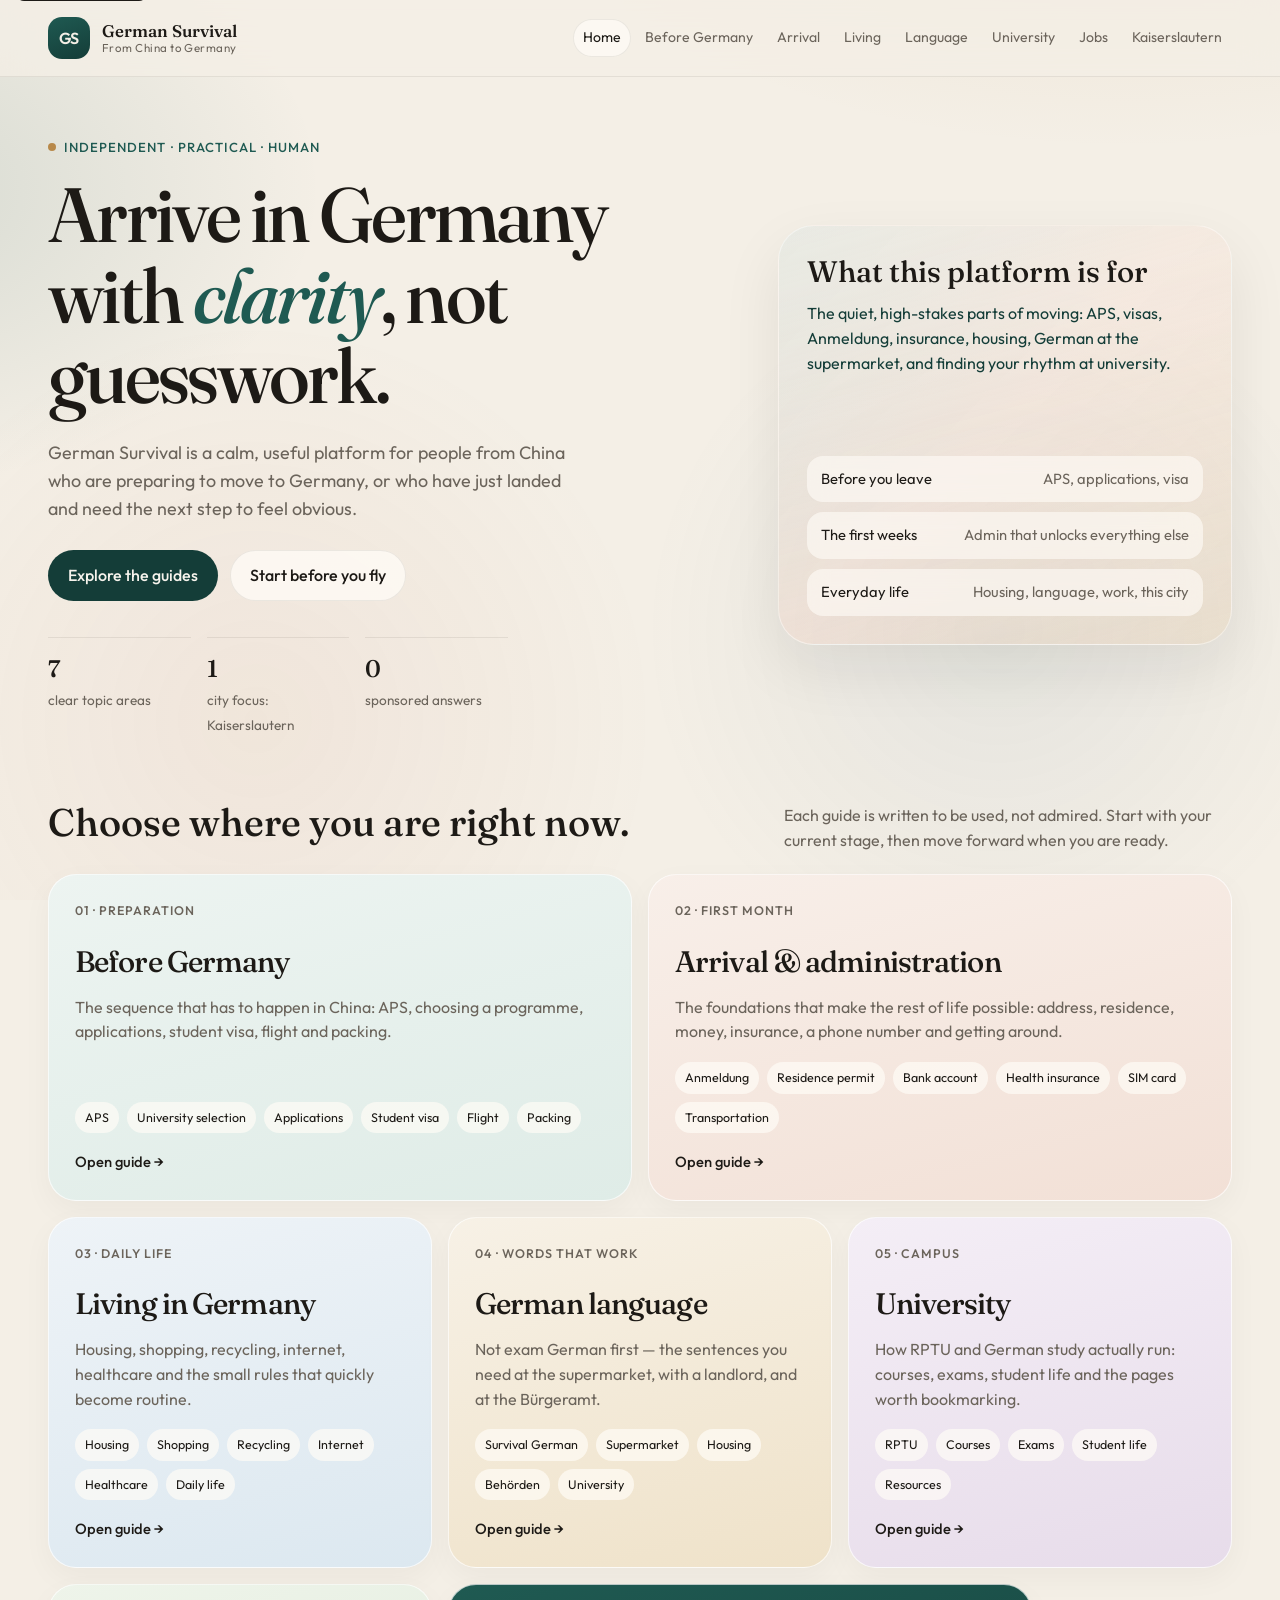
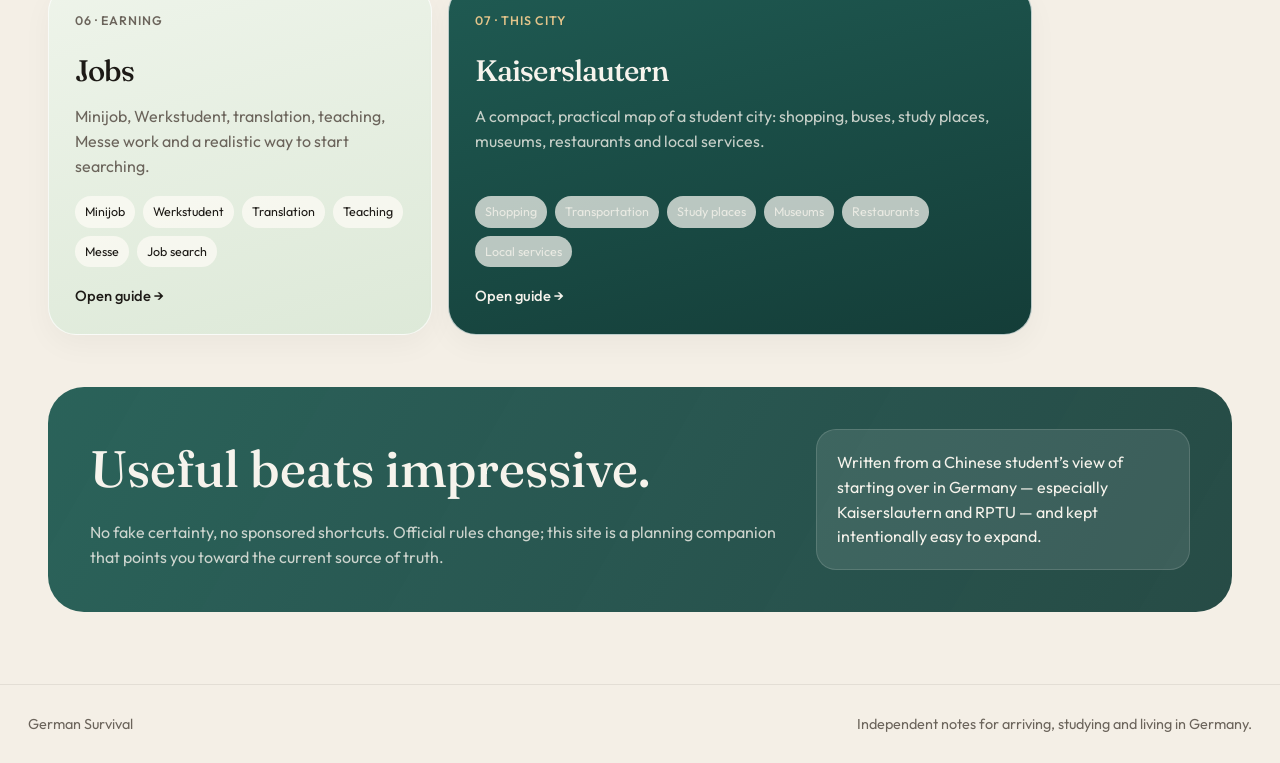
<file: german-survival/index.html>
<!doctype html>
<html lang="en">
<head>
  <meta charset="utf-8">
  <meta name="viewport" content="width=device-width,initial-scale=1">
  <meta name="description" content="A practical, independent guide for people from China preparing to move to Germany or settling in after arrival.">
  <title>German Survival — A practical guide from China to Germany</title>
  <link rel="preconnect" href="https://fonts.googleapis.com">
  <link rel="preconnect" href="https://fonts.gstatic.com" crossorigin>
  <link href="https://fonts.googleapis.com/css2?family=Fraunces:ital,opsz,wght@0,9..144,500;0,9..144,600;1,9..144,500&family=Outfit:wght@400;500;600&display=swap" rel="stylesheet">
  <link rel="stylesheet" href="styles.css">
</head>
<body>
  <a class="skip" href="#main">Skip to content</a>
  <div class="atmosphere" aria-hidden="true"></div>
  <header class="site-header">
    <div class="site-header-inner">
      <a class="brand" href="index.html">
        <span class="brand-mark">GS</span>
        <span class="brand-text">
          <strong>German Survival</strong>
          <small>From China to Germany</small>
        </span>
      </a>
      <nav class="site-nav" id="site-nav">
        <a class="active" href="index.html">Home</a>
        <a href="before-germany.html">Before Germany</a>
        <a href="arrival.html">Arrival</a>
        <a href="life-study.html">Living</a>
        <a href="language.html">Language</a>
        <a href="university.html">University</a>
        <a href="jobs.html">Jobs</a>
        <a href="kaiserslautern.html">Kaiserslautern</a>
      </nav>
      <button class="nav-toggle" type="button" aria-expanded="false" aria-controls="site-nav">Menu</button>
    </div>
  </header>

  <main id="main" class="page-shell">
    <section class="hero">
      <div>
        <p class="eyebrow"><span class="eyebrow-dot"></span> Independent · Practical · Human</p>
        <h1>Arrive in Germany with <em>clarity</em>, not guesswork.</h1>
        <p class="hero-copy">German Survival is a calm, useful platform for people from China who are preparing to move to Germany, or who have just landed and need the next step to feel obvious.</p>
        <div class="hero-actions">
          <a class="btn btn-primary" href="#guides">Explore the guides</a>
          <a class="btn btn-ghost" href="before-germany.html">Start before you fly</a>
        </div>
        <div class="hero-stats">
          <div><strong>7</strong><span>clear topic areas</span></div>
          <div><strong>1</strong><span>city focus: Kaiserslautern</span></div>
          <div><strong>0</strong><span>sponsored answers</span></div>
        </div>
      </div>
      <aside class="hero-panel">
        <div>
          <h2>What this platform is for</h2>
          <p>The quiet, high-stakes parts of moving: APS, visas, Anmeldung, insurance, housing, German at the supermarket, and finding your rhythm at university.</p>
        </div>
        <ol class="path-list">
          <li>Before you leave <span>APS, applications, visa</span></li>
          <li>The first weeks <span>Admin that unlocks everything else</span></li>
          <li>Everyday life <span>Housing, language, work, this city</span></li>
        </ol>
      </aside>
    </section>

    <section class="section" id="guides">
      <div class="section-head">
        <h2>Choose where you are right now.</h2>
        <p>Each guide is written to be used, not admired. Start with your current stage, then move forward when you are ready.</p>
      </div>
      <div class="guide-grid">
        <a class="guide-card wide accent-forest" href="before-germany.html">
          <p class="kicker">01 · Preparation</p>
          <h3>Before Germany</h3>
          <p>The sequence that has to happen in China: APS, choosing a programme, applications, student visa, flight and packing.</p>
          <div class="chips">
            <span class="chip">APS</span>
            <span class="chip">University selection</span>
            <span class="chip">Applications</span>
            <span class="chip">Student visa</span>
            <span class="chip">Flight</span>
            <span class="chip">Packing</span>
          </div>
          <span class="card-go">Open guide →</span>
        </a>
        <a class="guide-card wide accent-clay" href="arrival.html">
          <p class="kicker">02 · First month</p>
          <h3>Arrival &amp; administration</h3>
          <p>The foundations that make the rest of life possible: address, residence, money, insurance, a phone number and getting around.</p>
          <div class="chips">
            <span class="chip">Anmeldung</span>
            <span class="chip">Residence permit</span>
            <span class="chip">Bank account</span>
            <span class="chip">Health insurance</span>
            <span class="chip">SIM card</span>
            <span class="chip">Transportation</span>
          </div>
          <span class="card-go">Open guide →</span>
        </a>
        <a class="guide-card accent-sky" href="life-study.html">
          <p class="kicker">03 · Daily life</p>
          <h3>Living in Germany</h3>
          <p>Housing, shopping, recycling, internet, healthcare and the small rules that quickly become routine.</p>
          <div class="chips">
            <span class="chip">Housing</span>
            <span class="chip">Shopping</span>
            <span class="chip">Recycling</span>
            <span class="chip">Internet</span>
            <span class="chip">Healthcare</span>
            <span class="chip">Daily life</span>
          </div>
          <span class="card-go">Open guide →</span>
        </a>
        <a class="guide-card accent-gold" href="language.html">
          <p class="kicker">04 · Words that work</p>
          <h3>German language</h3>
          <p>Not exam German first — the sentences you need at the supermarket, with a landlord, and at the Bürgeramt.</p>
          <div class="chips">
            <span class="chip">Survival German</span>
            <span class="chip">Supermarket</span>
            <span class="chip">Housing</span>
            <span class="chip">Behörden</span>
            <span class="chip">University</span>
          </div>
          <span class="card-go">Open guide →</span>
        </a>
        <a class="guide-card accent-plum" href="university.html">
          <p class="kicker">05 · Campus</p>
          <h3>University</h3>
          <p>How RPTU and German study actually run: courses, exams, student life and the pages worth bookmarking.</p>
          <div class="chips">
            <span class="chip">RPTU</span>
            <span class="chip">Courses</span>
            <span class="chip">Exams</span>
            <span class="chip">Student life</span>
            <span class="chip">Resources</span>
          </div>
          <span class="card-go">Open guide →</span>
        </a>
        <a class="guide-card accent-sage" href="jobs.html">
          <p class="kicker">06 · Earning</p>
          <h3>Jobs</h3>
          <p>Minijob, Werkstudent, translation, teaching, Messe work and a realistic way to start searching.</p>
          <div class="chips">
            <span class="chip">Minijob</span>
            <span class="chip">Werkstudent</span>
            <span class="chip">Translation</span>
            <span class="chip">Teaching</span>
            <span class="chip">Messe</span>
            <span class="chip">Job search</span>
          </div>
          <span class="card-go">Open guide →</span>
        </a>
        <a class="guide-card wide accent-ink" href="kaiserslautern.html">
          <p class="kicker">07 · This city</p>
          <h3>Kaiserslautern</h3>
          <p>A compact, practical map of a student city: shopping, buses, study places, museums, restaurants and local services.</p>
          <div class="chips">
            <span class="chip">Shopping</span>
            <span class="chip">Transportation</span>
            <span class="chip">Study places</span>
            <span class="chip">Museums</span>
            <span class="chip">Restaurants</span>
            <span class="chip">Local services</span>
          </div>
          <span class="card-go">Open guide →</span>
        </a>
      </div>
    </section>

    <section class="promise">
      <div class="promise-card">
        <div>
          <h2>Useful beats impressive.</h2>
          <p>No fake certainty, no sponsored shortcuts. Official rules change; this site is a planning companion that points you toward the current source of truth.</p>
        </div>
        <div class="promise-note">
          Written from a Chinese student’s view of starting over in Germany — especially Kaiserslautern and RPTU — and kept intentionally easy to expand.
        </div>
      </div>
    </section>
  </main>

  <footer class="site-footer">
    <div class="site-footer-inner">
      <span>German Survival</span>
      <span>Independent notes for arriving, studying and living in Germany.</span>
    </div>
  </footer>
  <script src="script.js"></script>
</body>
</html>
</file>
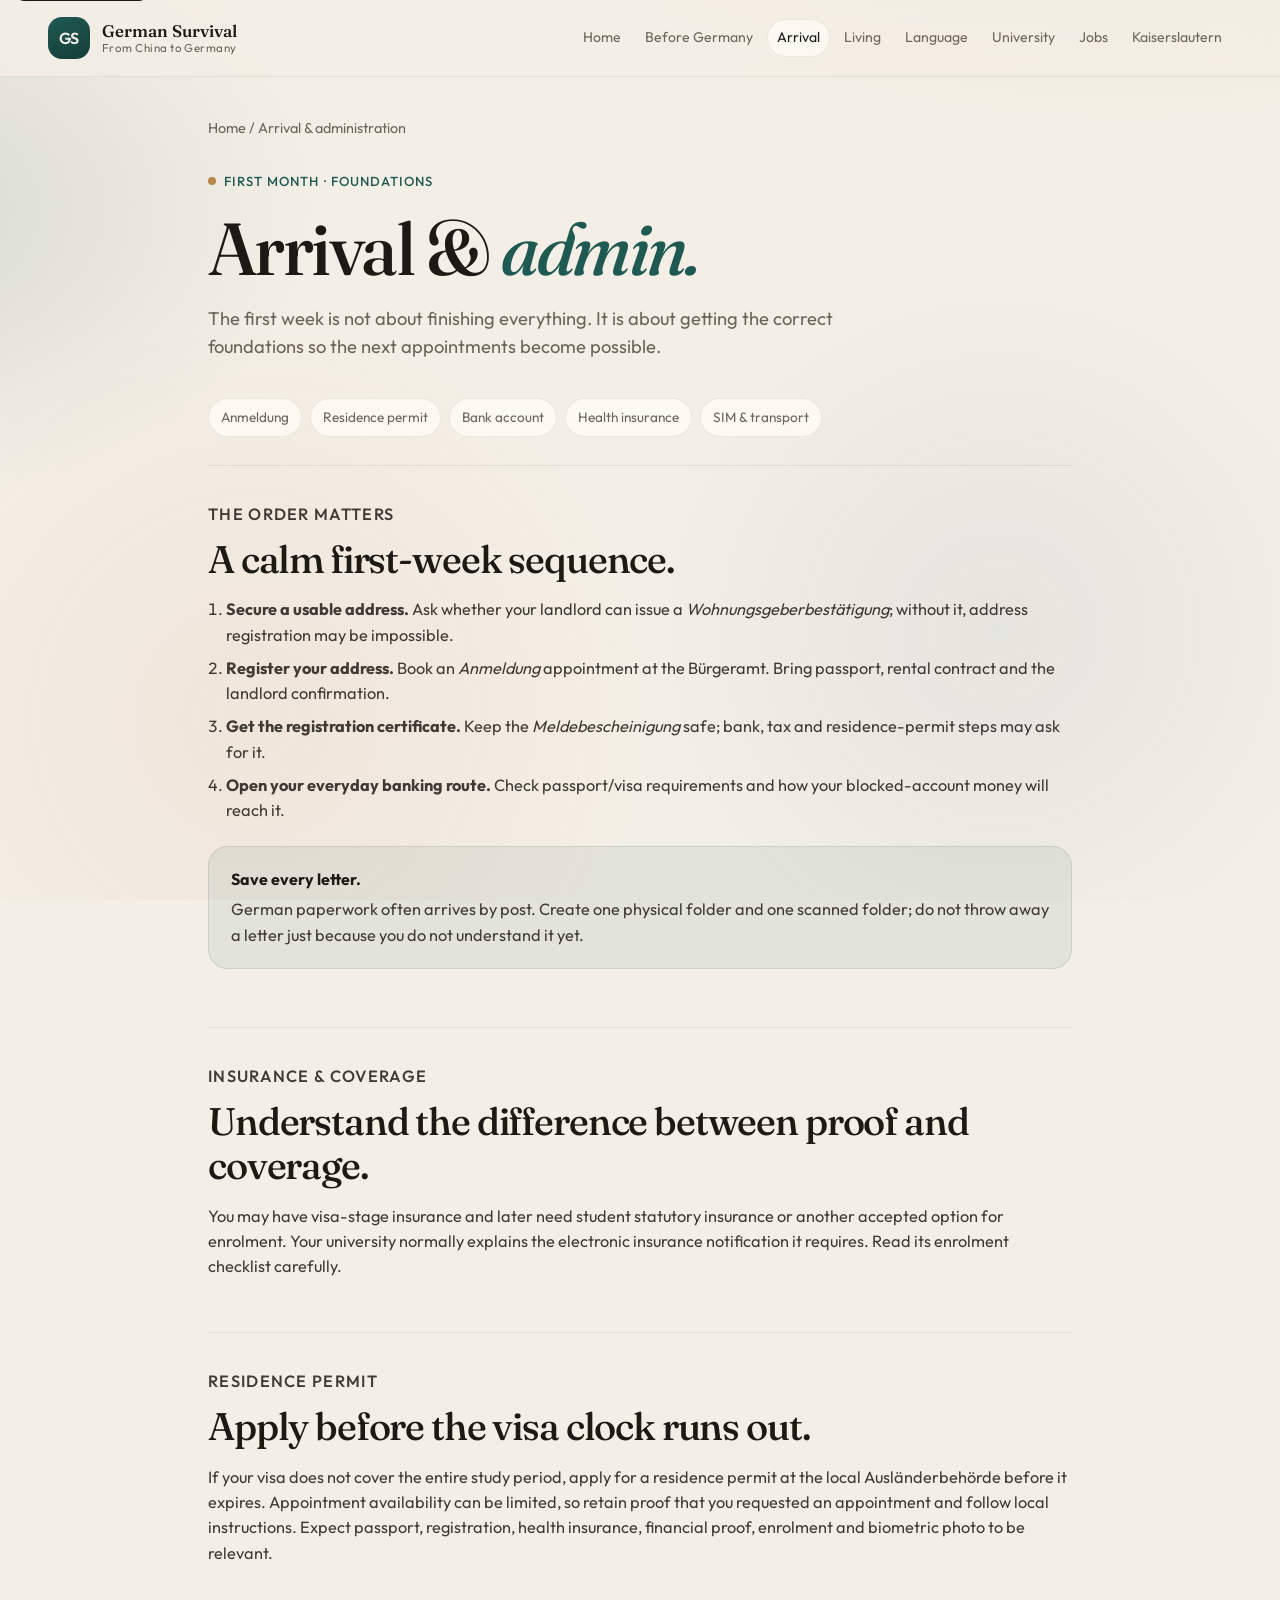
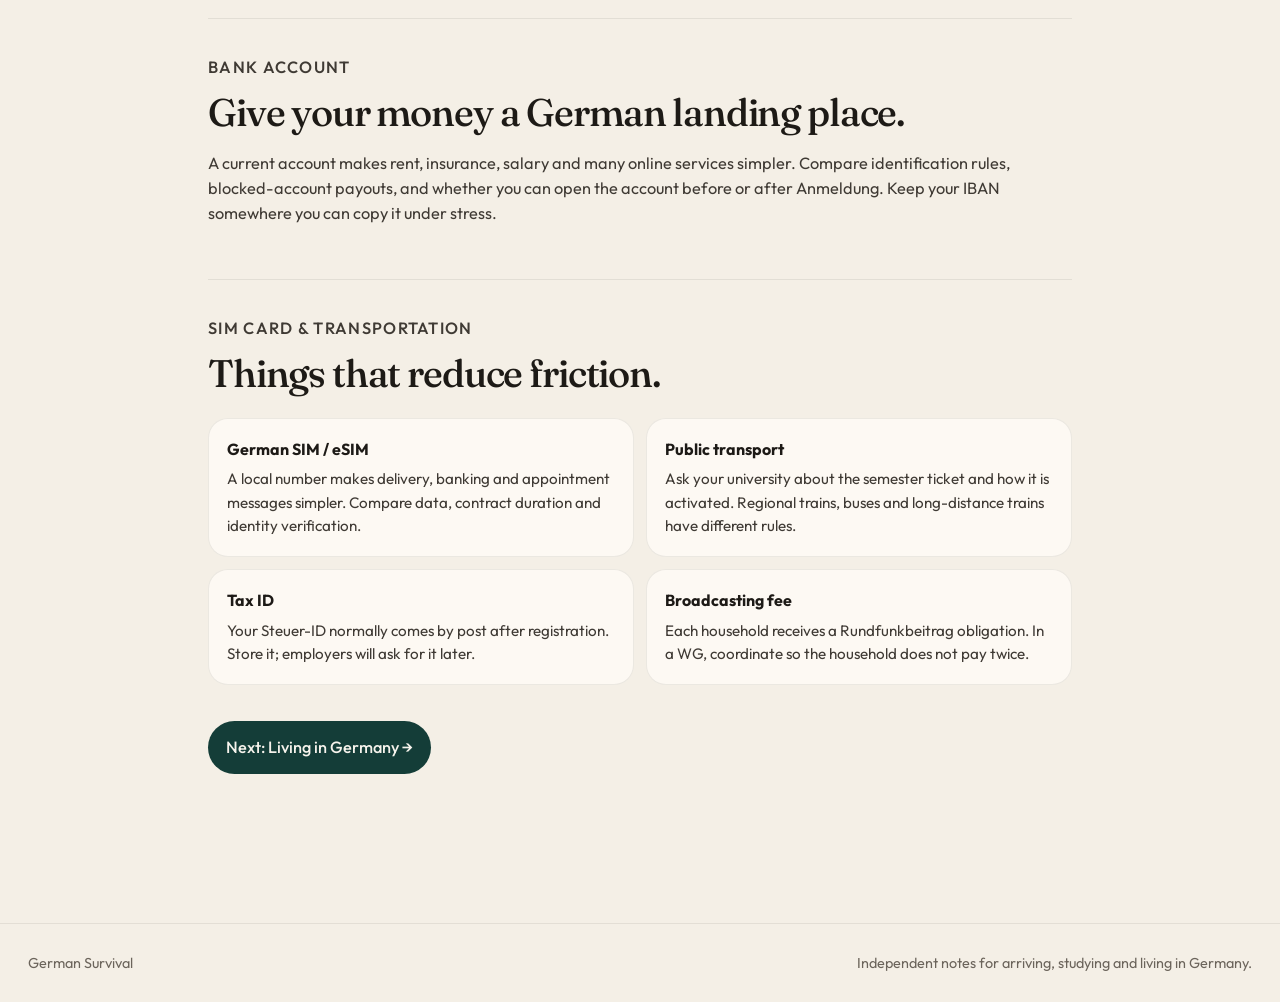
<file: german-survival/arrival.html>
<!doctype html>
<html lang="en">
<head>
  <meta charset="utf-8">
  <meta name="viewport" content="width=device-width,initial-scale=1">
  <meta name="description" content="Anmeldung, residence permit, bank account, health insurance, SIM card and transportation after arriving in Germany.">
  <title>Arrival &amp; Administration — German Survival</title>
  <link rel="preconnect" href="https://fonts.googleapis.com">
  <link rel="preconnect" href="https://fonts.gstatic.com" crossorigin>
  <link href="https://fonts.googleapis.com/css2?family=Fraunces:ital,opsz,wght@0,9..144,500;0,9..144,600;1,9..144,500&family=Outfit:wght@400;500;600&display=swap" rel="stylesheet">
  <link rel="stylesheet" href="styles.css">
</head>
<body>
  <a class="skip" href="#main">Skip to content</a>
  <div class="atmosphere" aria-hidden="true"></div>
  <header class="site-header">
    <div class="site-header-inner">
      <a class="brand" href="index.html">
        <span class="brand-mark">GS</span>
        <span class="brand-text">
          <strong>German Survival</strong>
          <small>From China to Germany</small>
        </span>
      </a>
      <nav class="site-nav" id="site-nav">
        <a href="index.html">Home</a>
        <a href="before-germany.html">Before Germany</a>
        <a class="active" href="arrival.html">Arrival</a>
        <a href="life-study.html">Living</a>
        <a href="language.html">Language</a>
        <a href="university.html">University</a>
        <a href="jobs.html">Jobs</a>
        <a href="kaiserslautern.html">Kaiserslautern</a>
      </nav>
      <button class="nav-toggle" type="button" aria-expanded="false" aria-controls="site-nav">Menu</button>
    </div>
  </header>

  <main id="main" class="page-shell">
    <article class="guide">
      <p class="crumb"><a href="index.html">Home</a> / Arrival &amp; administration</p>
      <header class="guide-intro">
        <p class="eyebrow"><span class="eyebrow-dot"></span> First month · Foundations</p>
        <h1>Arrival &amp; <em>admin.</em></h1>
        <p class="lead">The first week is not about finishing everything. It is about getting the correct foundations so the next appointments become possible.</p>
      </header>
      <nav class="contents" aria-label="On this page">
        <a href="#anmeldung">Anmeldung</a>
        <a href="#residence">Residence permit</a>
        <a href="#bank">Bank account</a>
        <a href="#insurance">Health insurance</a>
        <a href="#friction">SIM &amp; transport</a>
      </nav>

      <section class="content-block" id="anmeldung">
        <p class="tag">The order matters</p>
        <h2>A calm first-week sequence.</h2>
        <ol>
          <li><b>Secure a usable address.</b> Ask whether your landlord can issue a <i>Wohnungsgeberbestätigung</i>; without it, address registration may be impossible.</li>
          <li><b>Register your address.</b> Book an <i>Anmeldung</i> appointment at the Bürgeramt. Bring passport, rental contract and the landlord confirmation.</li>
          <li><b>Get the registration certificate.</b> Keep the <i>Meldebescheinigung</i> safe; bank, tax and residence-permit steps may ask for it.</li>
          <li><b>Open your everyday banking route.</b> Check passport/visa requirements and how your blocked-account money will reach it.</li>
        </ol>
        <div class="callout">
          <strong>Save every letter.</strong>
          <p>German paperwork often arrives by post. Create one physical folder and one scanned folder; do not throw away a letter just because you do not understand it yet.</p>
        </div>
      </section>

      <section class="content-block" id="insurance">
        <p class="tag">Insurance &amp; coverage</p>
        <h2>Understand the difference between proof and coverage.</h2>
        <p>You may have visa-stage insurance and later need student statutory insurance or another accepted option for enrolment. Your university normally explains the electronic insurance notification it requires. Read its enrolment checklist carefully.</p>
      </section>

      <section class="content-block" id="residence">
        <p class="tag">Residence permit</p>
        <h2>Apply before the visa clock runs out.</h2>
        <p>If your visa does not cover the entire study period, apply for a residence permit at the local Ausländerbehörde before it expires. Appointment availability can be limited, so retain proof that you requested an appointment and follow local instructions. Expect passport, registration, health insurance, financial proof, enrolment and biometric photo to be relevant.</p>
      </section>

      <section class="content-block" id="bank">
        <p class="tag">Bank account</p>
        <h2>Give your money a German landing place.</h2>
        <p>A current account makes rent, insurance, salary and many online services simpler. Compare identification rules, blocked-account payouts, and whether you can open the account before or after Anmeldung. Keep your IBAN somewhere you can copy it under stress.</p>
      </section>

      <section class="content-block" id="friction">
        <p class="tag">SIM card &amp; transportation</p>
        <h2>Things that reduce friction.</h2>
        <div class="split-list">
          <div>
            <b>German SIM / eSIM</b>
            <p>A local number makes delivery, banking and appointment messages simpler. Compare data, contract duration and identity verification.</p>
          </div>
          <div>
            <b>Public transport</b>
            <p>Ask your university about the semester ticket and how it is activated. Regional trains, buses and long-distance trains have different rules.</p>
          </div>
          <div>
            <b>Tax ID</b>
            <p>Your Steuer-ID normally comes by post after registration. Store it; employers will ask for it later.</p>
          </div>
          <div>
            <b>Broadcasting fee</b>
            <p>Each household receives a Rundfunkbeitrag obligation. In a WG, coordinate so the household does not pay twice.</p>
          </div>
        </div>
        <p class="next"><a href="life-study.html">Next: Living in Germany →</a></p>
      </section>
    </article>
  </main>

  <footer class="site-footer">
    <div class="site-footer-inner">
      <span>German Survival</span>
      <span>Independent notes for arriving, studying and living in Germany.</span>
    </div>
  </footer>
  <script src="script.js"></script>
</body>
</html>
</file>
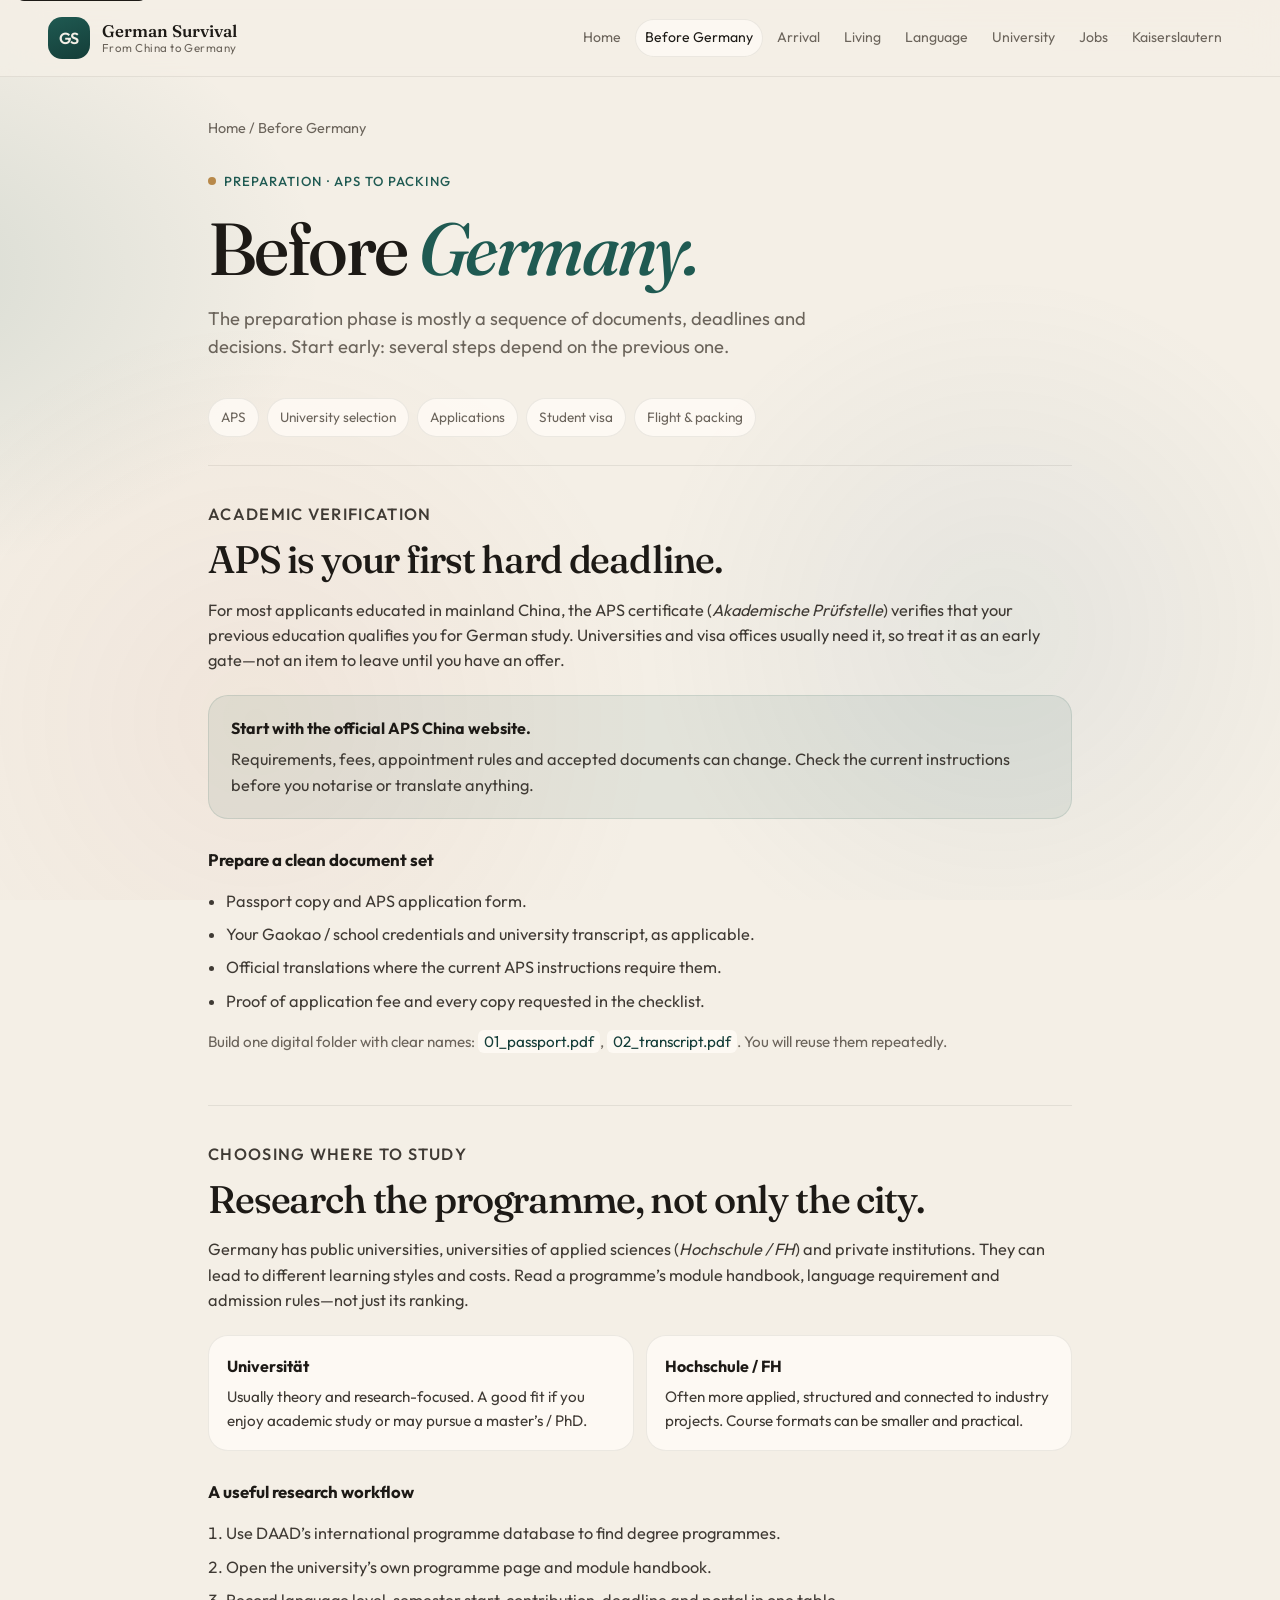
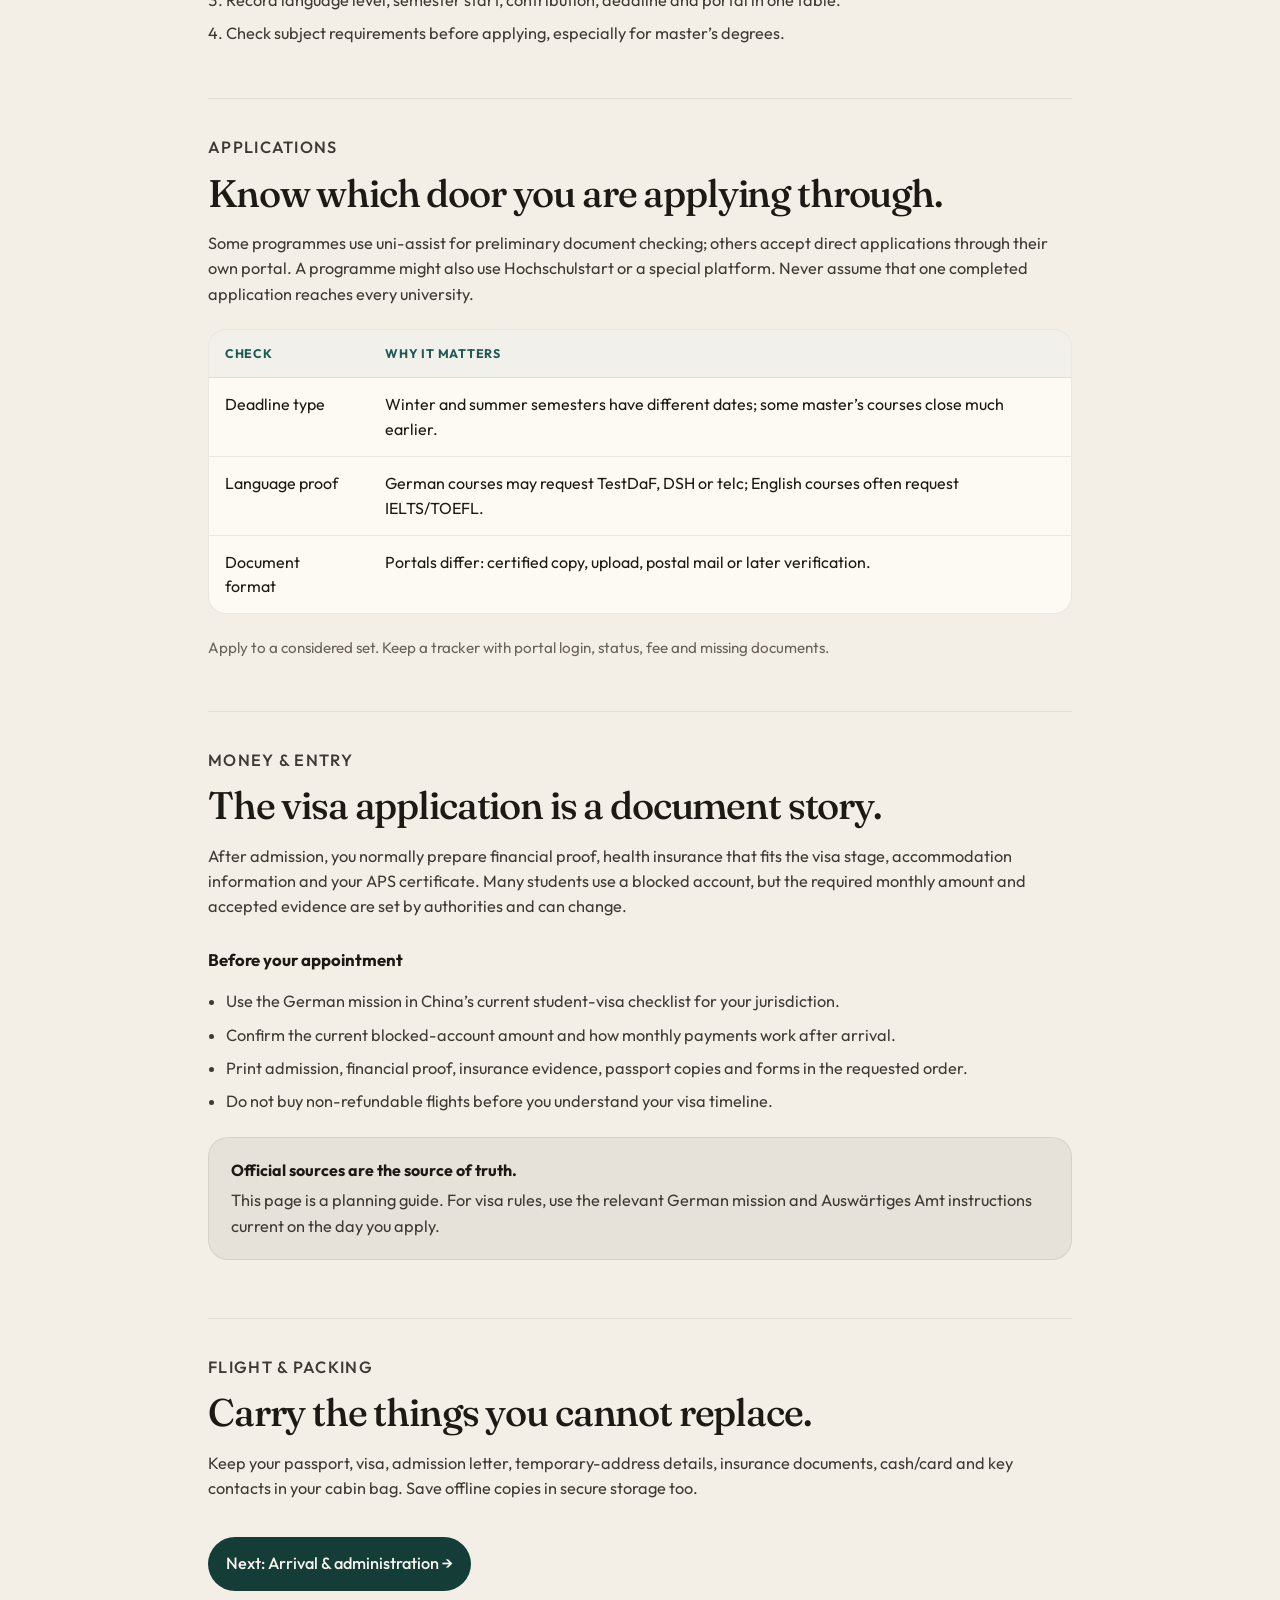
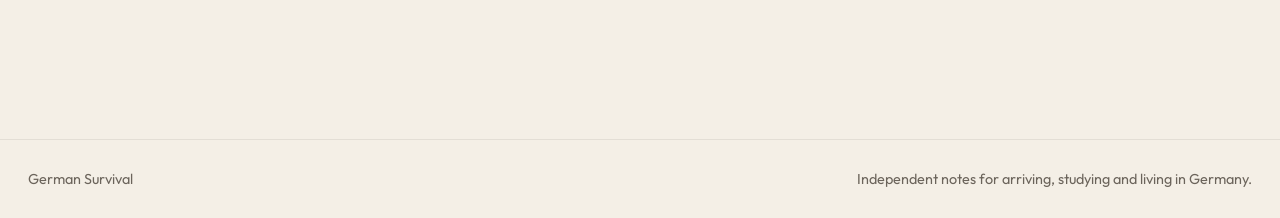
<file: german-survival/before-germany.html>
<!doctype html>
<html lang="en">
<head>
  <meta charset="utf-8">
  <meta name="viewport" content="width=device-width,initial-scale=1">
  <meta name="description" content="APS, university selection, applications, student visa, flight and packing for moving from China to Germany.">
  <title>Before Germany — German Survival</title>
  <link rel="preconnect" href="https://fonts.googleapis.com">
  <link rel="preconnect" href="https://fonts.gstatic.com" crossorigin>
  <link href="https://fonts.googleapis.com/css2?family=Fraunces:ital,opsz,wght@0,9..144,500;0,9..144,600;1,9..144,500&family=Outfit:wght@400;500;600&display=swap" rel="stylesheet">
  <link rel="stylesheet" href="styles.css">
</head>
<body>
  <a class="skip" href="#main">Skip to content</a>
  <div class="atmosphere" aria-hidden="true"></div>
  <header class="site-header">
    <div class="site-header-inner">
      <a class="brand" href="index.html">
        <span class="brand-mark">GS</span>
        <span class="brand-text">
          <strong>German Survival</strong>
          <small>From China to Germany</small>
        </span>
      </a>
      <nav class="site-nav" id="site-nav">
        <a href="index.html">Home</a>
        <a class="active" href="before-germany.html">Before Germany</a>
        <a href="arrival.html">Arrival</a>
        <a href="life-study.html">Living</a>
        <a href="language.html">Language</a>
        <a href="university.html">University</a>
        <a href="jobs.html">Jobs</a>
        <a href="kaiserslautern.html">Kaiserslautern</a>
      </nav>
      <button class="nav-toggle" type="button" aria-expanded="false" aria-controls="site-nav">Menu</button>
    </div>
  </header>

  <main id="main" class="page-shell">
    <article class="guide">
      <p class="crumb"><a href="index.html">Home</a> / Before Germany</p>
      <header class="guide-intro">
        <p class="eyebrow"><span class="eyebrow-dot"></span> Preparation · APS to packing</p>
        <h1>Before <em>Germany.</em></h1>
        <p class="lead">The preparation phase is mostly a sequence of documents, deadlines and decisions. Start early: several steps depend on the previous one.</p>
      </header>
      <nav class="contents" aria-label="On this page">
        <a href="#aps">APS</a>
        <a href="#university">University selection</a>
        <a href="#application">Applications</a>
        <a href="#finance">Student visa</a>
        <a href="#packing">Flight &amp; packing</a>
      </nav>

      <section class="content-block" id="aps">
        <p class="tag">Academic verification</p>
        <h2>APS is your first hard deadline.</h2>
        <p>For most applicants educated in mainland China, the APS certificate (<i>Akademische Prüfstelle</i>) verifies that your previous education qualifies you for German study. Universities and visa offices usually need it, so treat it as an early gate—not an item to leave until you have an offer.</p>
        <div class="callout">
          <strong>Start with the official APS China website.</strong>
          <p>Requirements, fees, appointment rules and accepted documents can change. Check the current instructions before you notarise or translate anything.</p>
        </div>
        <h3>Prepare a clean document set</h3>
        <ul>
          <li>Passport copy and APS application form.</li>
          <li>Your Gaokao / school credentials and university transcript, as applicable.</li>
          <li>Official translations where the current APS instructions require them.</li>
          <li>Proof of application fee and every copy requested in the checklist.</li>
        </ul>
        <p class="note">Build one digital folder with clear names: <code>01_passport.pdf</code>, <code>02_transcript.pdf</code>. You will reuse them repeatedly.</p>
      </section>

      <section class="content-block" id="university">
        <p class="tag">Choosing where to study</p>
        <h2>Research the programme, not only the city.</h2>
        <p>Germany has public universities, universities of applied sciences (<i>Hochschule / FH</i>) and private institutions. They can lead to different learning styles and costs. Read a programme’s module handbook, language requirement and admission rules—not just its ranking.</p>
        <div class="split-list">
          <div>
            <b>Universität</b>
            <p>Usually theory and research-focused. A good fit if you enjoy academic study or may pursue a master’s / PhD.</p>
          </div>
          <div>
            <b>Hochschule / FH</b>
            <p>Often more applied, structured and connected to industry projects. Course formats can be smaller and practical.</p>
          </div>
        </div>
        <h3>A useful research workflow</h3>
        <ol>
          <li>Use DAAD’s international programme database to find degree programmes.</li>
          <li>Open the university’s own programme page and module handbook.</li>
          <li>Record language level, semester start, contribution, deadline and portal in one table.</li>
          <li>Check subject requirements before applying, especially for master’s degrees.</li>
        </ol>
      </section>

      <section class="content-block" id="application">
        <p class="tag">Applications</p>
        <h2>Know which door you are applying through.</h2>
        <p>Some programmes use uni-assist for preliminary document checking; others accept direct applications through their own portal. A programme might also use Hochschulstart or a special platform. Never assume that one completed application reaches every university.</p>
        <table>
          <thead>
            <tr><th>Check</th><th>Why it matters</th></tr>
          </thead>
          <tbody>
            <tr><td>Deadline type</td><td>Winter and summer semesters have different dates; some master’s courses close much earlier.</td></tr>
            <tr><td>Language proof</td><td>German courses may request TestDaF, DSH or telc; English courses often request IELTS/TOEFL.</td></tr>
            <tr><td>Document format</td><td>Portals differ: certified copy, upload, postal mail or later verification.</td></tr>
          </tbody>
        </table>
        <p class="note">Apply to a considered set. Keep a tracker with portal login, status, fee and missing documents.</p>
      </section>

      <section class="content-block" id="finance">
        <p class="tag">Money &amp; entry</p>
        <h2>The visa application is a document story.</h2>
        <p>After admission, you normally prepare financial proof, health insurance that fits the visa stage, accommodation information and your APS certificate. Many students use a blocked account, but the required monthly amount and accepted evidence are set by authorities and can change.</p>
        <h3>Before your appointment</h3>
        <ul>
          <li>Use the German mission in China’s current student-visa checklist for your jurisdiction.</li>
          <li>Confirm the current blocked-account amount and how monthly payments work after arrival.</li>
          <li>Print admission, financial proof, insurance evidence, passport copies and forms in the requested order.</li>
          <li>Do not buy non-refundable flights before you understand your visa timeline.</li>
        </ul>
        <div class="callout dark">
          <strong>Official sources are the source of truth.</strong>
          <p>This page is a planning guide. For visa rules, use the relevant German mission and Auswärtiges Amt instructions current on the day you apply.</p>
        </div>
      </section>

      <section class="content-block" id="packing">
        <p class="tag">Flight &amp; packing</p>
        <h2>Carry the things you cannot replace.</h2>
        <p>Keep your passport, visa, admission letter, temporary-address details, insurance documents, cash/card and key contacts in your cabin bag. Save offline copies in secure storage too.</p>
        <p class="next"><a href="arrival.html">Next: Arrival &amp; administration →</a></p>
      </section>
    </article>
  </main>

  <footer class="site-footer">
    <div class="site-footer-inner">
      <span>German Survival</span>
      <span>Independent notes for arriving, studying and living in Germany.</span>
    </div>
  </footer>
  <script src="script.js"></script>
</body>
</html>
</file>
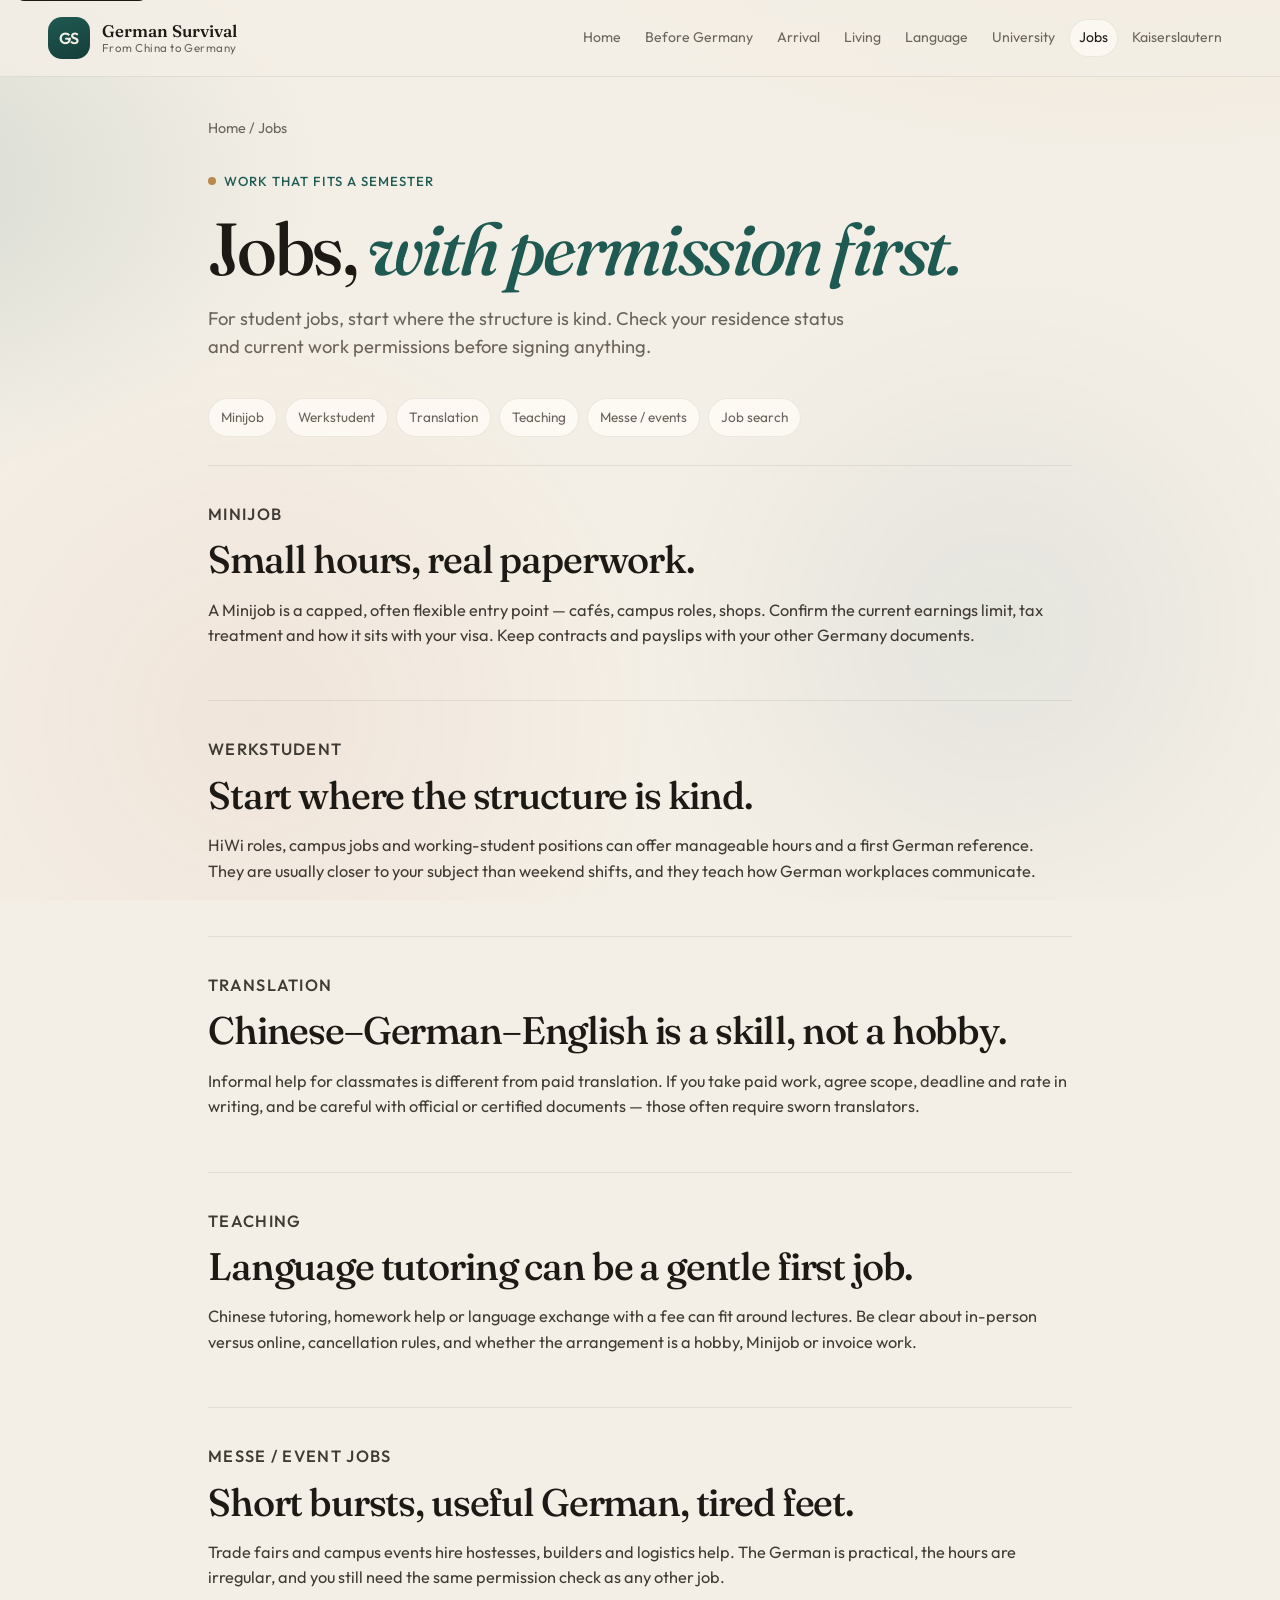
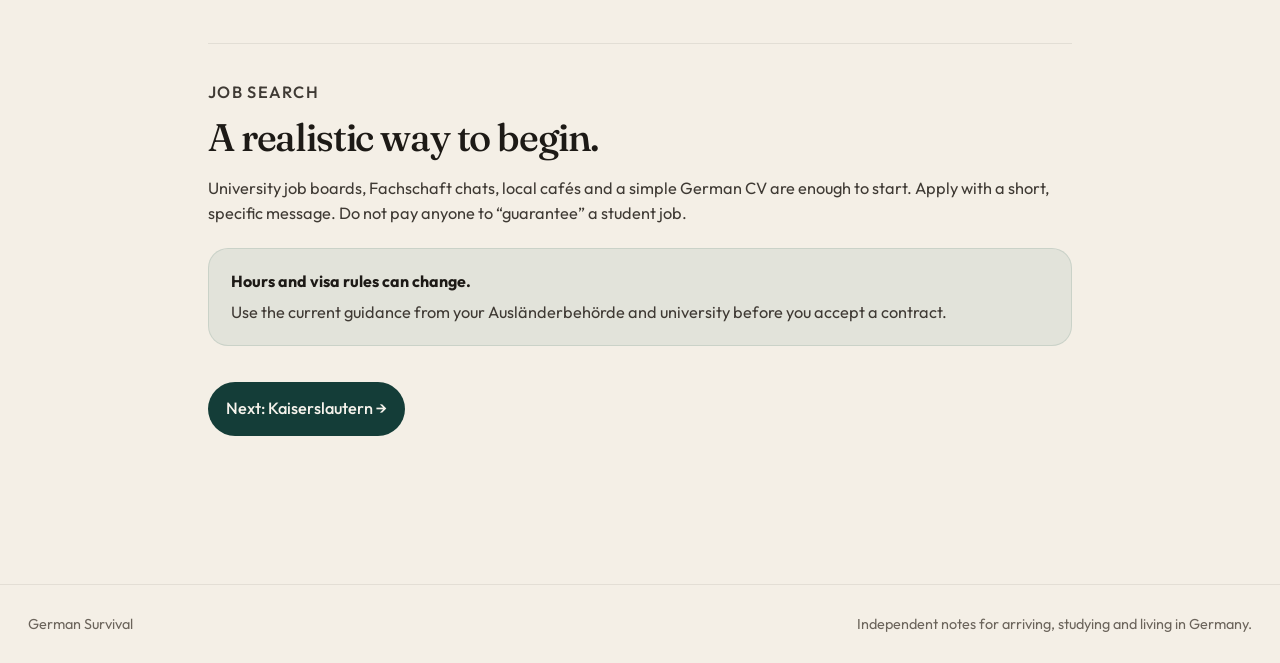
<file: german-survival/jobs.html>
<!doctype html>
<html lang="en">
<head>
  <meta charset="utf-8">
  <meta name="viewport" content="width=device-width,initial-scale=1">
  <meta name="description" content="Minijob, Werkstudent, translation, teaching, Messe jobs and job search for students in Germany.">
  <title>Jobs — German Survival</title>
  <link rel="preconnect" href="https://fonts.googleapis.com">
  <link rel="preconnect" href="https://fonts.gstatic.com" crossorigin>
  <link href="https://fonts.googleapis.com/css2?family=Fraunces:ital,opsz,wght@0,9..144,500;0,9..144,600;1,9..144,500&family=Outfit:wght@400;500;600&display=swap" rel="stylesheet">
  <link rel="stylesheet" href="styles.css">
</head>
<body>
  <a class="skip" href="#main">Skip to content</a>
  <div class="atmosphere" aria-hidden="true"></div>
  <header class="site-header">
    <div class="site-header-inner">
      <a class="brand" href="index.html">
        <span class="brand-mark">GS</span>
        <span class="brand-text">
          <strong>German Survival</strong>
          <small>From China to Germany</small>
        </span>
      </a>
      <nav class="site-nav" id="site-nav">
        <a href="index.html">Home</a>
        <a href="before-germany.html">Before Germany</a>
        <a href="arrival.html">Arrival</a>
        <a href="life-study.html">Living</a>
        <a href="language.html">Language</a>
        <a href="university.html">University</a>
        <a class="active" href="jobs.html">Jobs</a>
        <a href="kaiserslautern.html">Kaiserslautern</a>
      </nav>
      <button class="nav-toggle" type="button" aria-expanded="false" aria-controls="site-nav">Menu</button>
    </div>
  </header>

  <main id="main" class="page-shell">
    <article class="guide">
      <p class="crumb"><a href="index.html">Home</a> / Jobs</p>
      <header class="guide-intro">
        <p class="eyebrow"><span class="eyebrow-dot"></span> Work that fits a semester</p>
        <h1>Jobs, <em>with permission first.</em></h1>
        <p class="lead">For student jobs, start where the structure is kind. Check your residence status and current work permissions before signing anything.</p>
      </header>
      <nav class="contents" aria-label="On this page">
        <a href="#minijob">Minijob</a>
        <a href="#werkstudent">Werkstudent</a>
        <a href="#translation">Translation</a>
        <a href="#teaching">Teaching</a>
        <a href="#messe">Messe / events</a>
        <a href="#search">Job search</a>
      </nav>

      <section class="content-block" id="minijob">
        <p class="tag">Minijob</p>
        <h2>Small hours, real paperwork.</h2>
        <p>A Minijob is a capped, often flexible entry point — cafés, campus roles, shops. Confirm the current earnings limit, tax treatment and how it sits with your visa. Keep contracts and payslips with your other Germany documents.</p>
      </section>

      <section class="content-block" id="werkstudent">
        <p class="tag">Werkstudent</p>
        <h2>Start where the structure is kind.</h2>
        <p>HiWi roles, campus jobs and working-student positions can offer manageable hours and a first German reference. They are usually closer to your subject than weekend shifts, and they teach how German workplaces communicate.</p>
      </section>

      <section class="content-block" id="translation">
        <p class="tag">Translation</p>
        <h2>Chinese–German–English is a skill, not a hobby.</h2>
        <p>Informal help for classmates is different from paid translation. If you take paid work, agree scope, deadline and rate in writing, and be careful with official or certified documents — those often require sworn translators.</p>
      </section>

      <section class="content-block" id="teaching">
        <p class="tag">Teaching</p>
        <h2>Language tutoring can be a gentle first job.</h2>
        <p>Chinese tutoring, homework help or language exchange with a fee can fit around lectures. Be clear about in-person versus online, cancellation rules, and whether the arrangement is a hobby, Minijob or invoice work.</p>
      </section>

      <section class="content-block" id="messe">
        <p class="tag">Messe / event jobs</p>
        <h2>Short bursts, useful German, tired feet.</h2>
        <p>Trade fairs and campus events hire hostesses, builders and logistics help. The German is practical, the hours are irregular, and you still need the same permission check as any other job.</p>
      </section>

      <section class="content-block" id="search">
        <p class="tag">Job search</p>
        <h2>A realistic way to begin.</h2>
        <p>University job boards, Fachschaft chats, local cafés and a simple German CV are enough to start. Apply with a short, specific message. Do not pay anyone to “guarantee” a student job.</p>
        <div class="callout">
          <strong>Hours and visa rules can change.</strong>
          <p>Use the current guidance from your Ausländerbehörde and university before you accept a contract.</p>
        </div>
        <p class="next"><a href="kaiserslautern.html">Next: Kaiserslautern →</a></p>
      </section>
    </article>
  </main>

  <footer class="site-footer">
    <div class="site-footer-inner">
      <span>German Survival</span>
      <span>Independent notes for arriving, studying and living in Germany.</span>
    </div>
  </footer>
  <script src="script.js"></script>
</body>
</html>
</file>
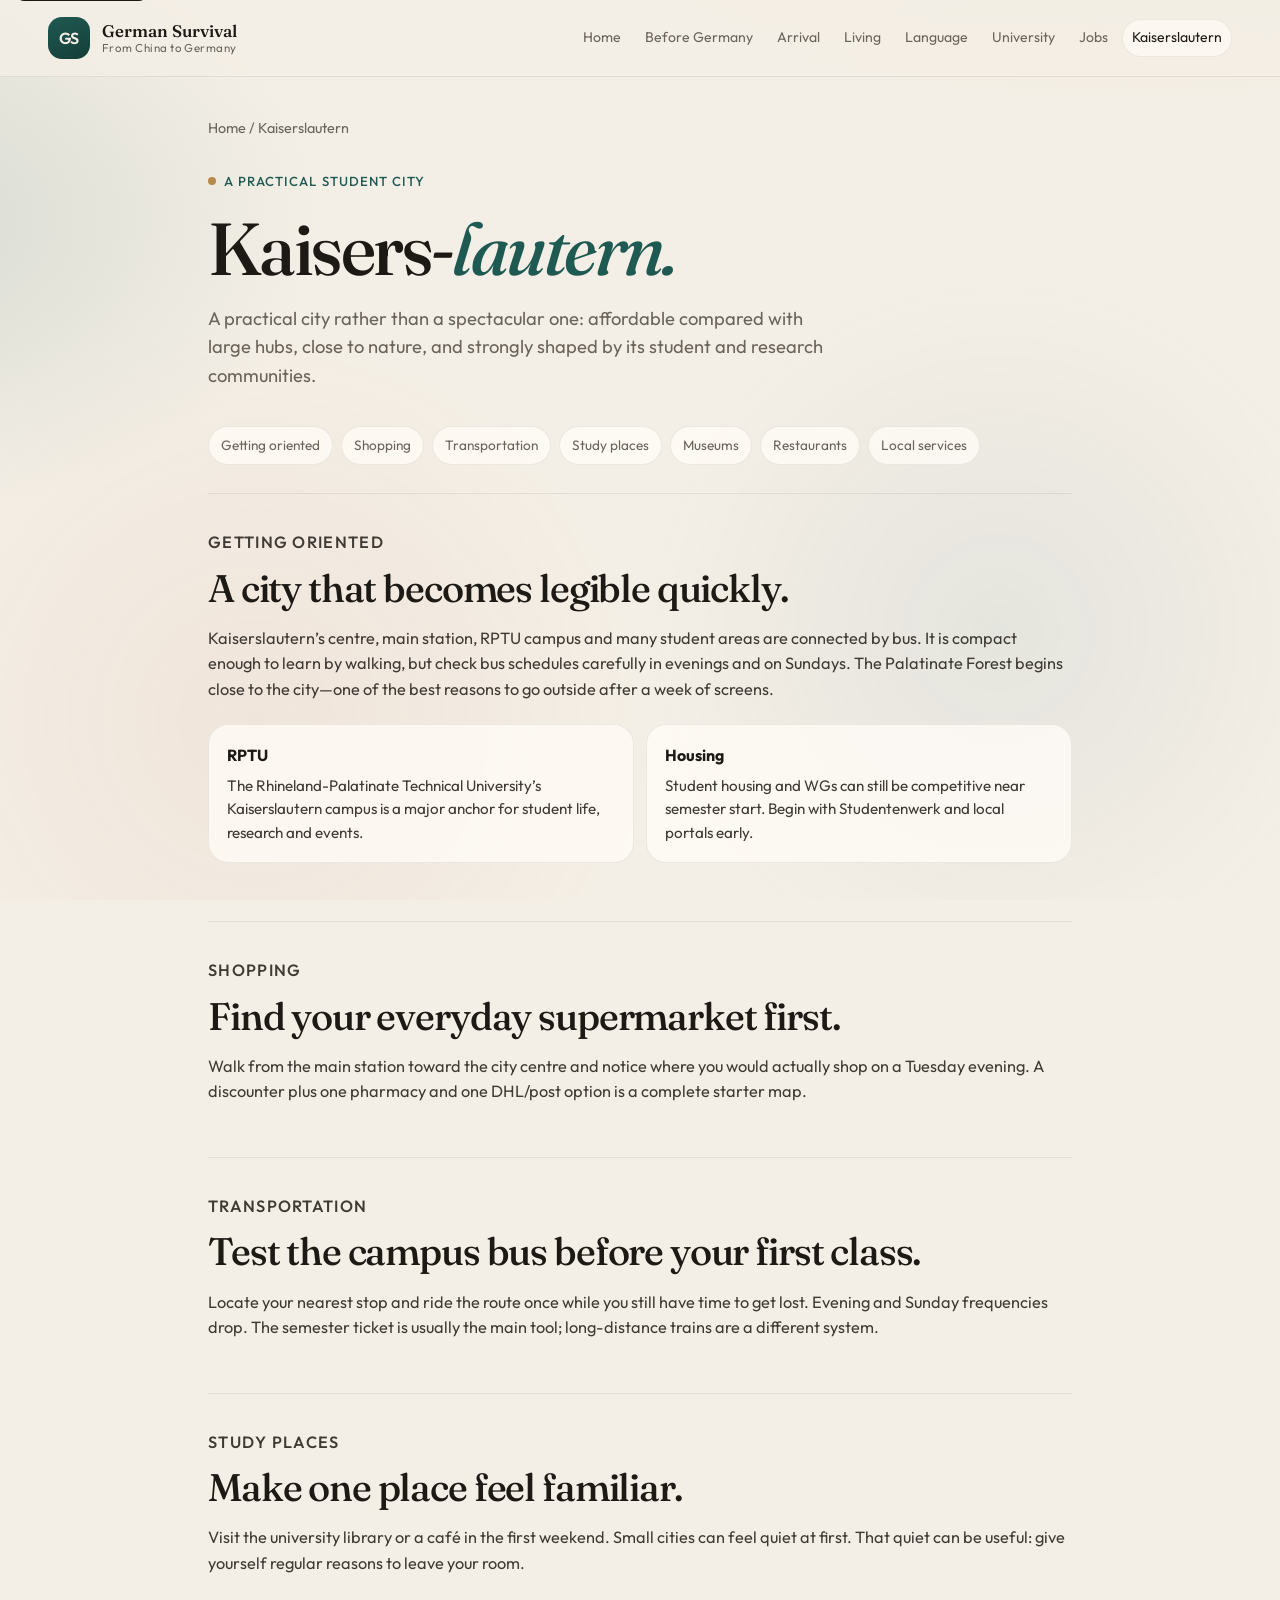
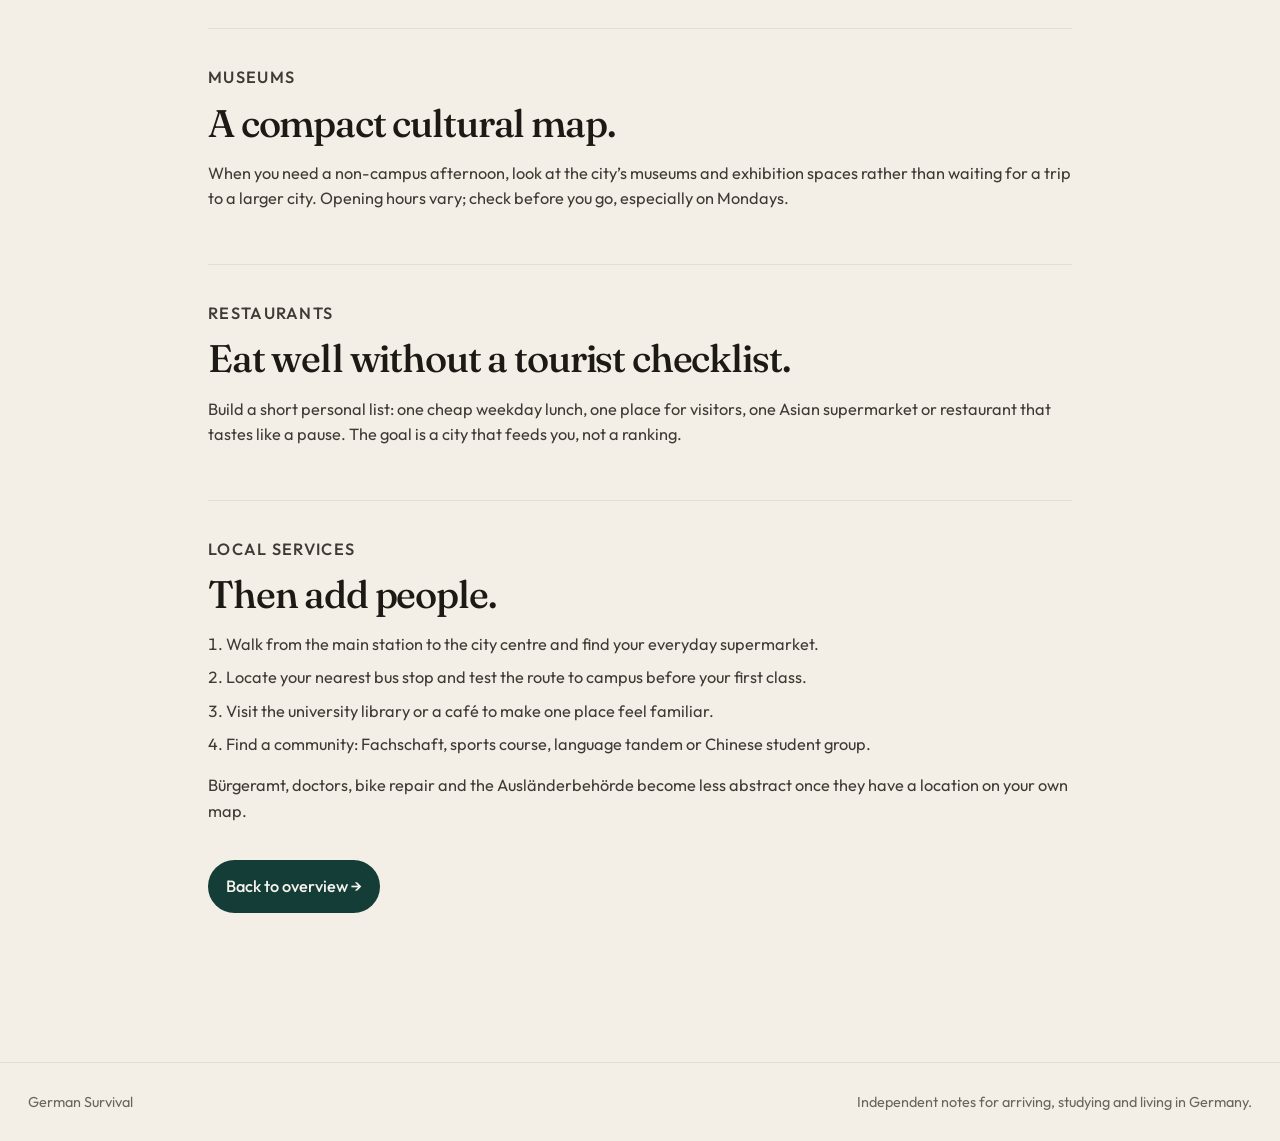
<file: german-survival/kaiserslautern.html>
<!doctype html>
<html lang="en">
<head>
  <meta charset="utf-8">
  <meta name="viewport" content="width=device-width,initial-scale=1">
  <meta name="description" content="Shopping, transportation, study places, museums, restaurants and local services in Kaiserslautern.">
  <title>Kaiserslautern — German Survival</title>
  <link rel="preconnect" href="https://fonts.googleapis.com">
  <link rel="preconnect" href="https://fonts.gstatic.com" crossorigin>
  <link href="https://fonts.googleapis.com/css2?family=Fraunces:ital,opsz,wght@0,9..144,500;0,9..144,600;1,9..144,500&family=Outfit:wght@400;500;600&display=swap" rel="stylesheet">
  <link rel="stylesheet" href="styles.css">
</head>
<body>
  <a class="skip" href="#main">Skip to content</a>
  <div class="atmosphere" aria-hidden="true"></div>
  <header class="site-header">
    <div class="site-header-inner">
      <a class="brand" href="index.html">
        <span class="brand-mark">GS</span>
        <span class="brand-text">
          <strong>German Survival</strong>
          <small>From China to Germany</small>
        </span>
      </a>
      <nav class="site-nav" id="site-nav">
        <a href="index.html">Home</a>
        <a href="before-germany.html">Before Germany</a>
        <a href="arrival.html">Arrival</a>
        <a href="life-study.html">Living</a>
        <a href="language.html">Language</a>
        <a href="university.html">University</a>
        <a href="jobs.html">Jobs</a>
        <a class="active" href="kaiserslautern.html">Kaiserslautern</a>
      </nav>
      <button class="nav-toggle" type="button" aria-expanded="false" aria-controls="site-nav">Menu</button>
    </div>
  </header>

  <main id="main" class="page-shell">
    <article class="guide">
      <p class="crumb"><a href="index.html">Home</a> / Kaiserslautern</p>
      <header class="guide-intro">
        <p class="eyebrow"><span class="eyebrow-dot"></span> A practical student city</p>
        <h1>Kaisers-<em>lautern.</em></h1>
        <p class="lead">A practical city rather than a spectacular one: affordable compared with large hubs, close to nature, and strongly shaped by its student and research communities.</p>
      </header>
      <nav class="contents" aria-label="On this page">
        <a href="#orient">Getting oriented</a>
        <a href="#shopping-kl">Shopping</a>
        <a href="#transport">Transportation</a>
        <a href="#study">Study places</a>
        <a href="#museums">Museums</a>
        <a href="#restaurants">Restaurants</a>
        <a href="#services">Local services</a>
      </nav>

      <section class="content-block" id="orient">
        <p class="tag">Getting oriented</p>
        <h2>A city that becomes legible quickly.</h2>
        <p>Kaiserslautern’s centre, main station, RPTU campus and many student areas are connected by bus. It is compact enough to learn by walking, but check bus schedules carefully in evenings and on Sundays. The Palatinate Forest begins close to the city—one of the best reasons to go outside after a week of screens.</p>
        <div class="split-list">
          <div>
            <b>RPTU</b>
            <p>The Rhineland-Palatinate Technical University’s Kaiserslautern campus is a major anchor for student life, research and events.</p>
          </div>
          <div>
            <b>Housing</b>
            <p>Student housing and WGs can still be competitive near semester start. Begin with Studentenwerk and local portals early.</p>
          </div>
        </div>
      </section>

      <section class="content-block" id="shopping-kl">
        <p class="tag">Shopping</p>
        <h2>Find your everyday supermarket first.</h2>
        <p>Walk from the main station toward the city centre and notice where you would actually shop on a Tuesday evening. A discounter plus one pharmacy and one DHL/post option is a complete starter map.</p>
      </section>

      <section class="content-block" id="transport">
        <p class="tag">Transportation</p>
        <h2>Test the campus bus before your first class.</h2>
        <p>Locate your nearest stop and ride the route once while you still have time to get lost. Evening and Sunday frequencies drop. The semester ticket is usually the main tool; long-distance trains are a different system.</p>
      </section>

      <section class="content-block" id="study">
        <p class="tag">Study places</p>
        <h2>Make one place feel familiar.</h2>
        <p>Visit the university library or a café in the first weekend. Small cities can feel quiet at first. That quiet can be useful: give yourself regular reasons to leave your room.</p>
      </section>

      <section class="content-block" id="museums">
        <p class="tag">Museums</p>
        <h2>A compact cultural map.</h2>
        <p>When you need a non-campus afternoon, look at the city’s museums and exhibition spaces rather than waiting for a trip to a larger city. Opening hours vary; check before you go, especially on Mondays.</p>
      </section>

      <section class="content-block" id="restaurants">
        <p class="tag">Restaurants</p>
        <h2>Eat well without a tourist checklist.</h2>
        <p>Build a short personal list: one cheap weekday lunch, one place for visitors, one Asian supermarket or restaurant that tastes like a pause. The goal is a city that feeds you, not a ranking.</p>
      </section>

      <section class="content-block" id="services">
        <p class="tag">Local services</p>
        <h2>Then add people.</h2>
        <ol>
          <li>Walk from the main station to the city centre and find your everyday supermarket.</li>
          <li>Locate your nearest bus stop and test the route to campus before your first class.</li>
          <li>Visit the university library or a café to make one place feel familiar.</li>
          <li>Find a community: Fachschaft, sports course, language tandem or Chinese student group.</li>
        </ol>
        <p>Bürgeramt, doctors, bike repair and the Ausländerbehörde become less abstract once they have a location on your own map.</p>
        <p class="next"><a href="index.html">Back to overview →</a></p>
      </section>
    </article>
  </main>

  <footer class="site-footer">
    <div class="site-footer-inner">
      <span>German Survival</span>
      <span>Independent notes for arriving, studying and living in Germany.</span>
    </div>
  </footer>
  <script src="script.js"></script>
</body>
</html>
</file>
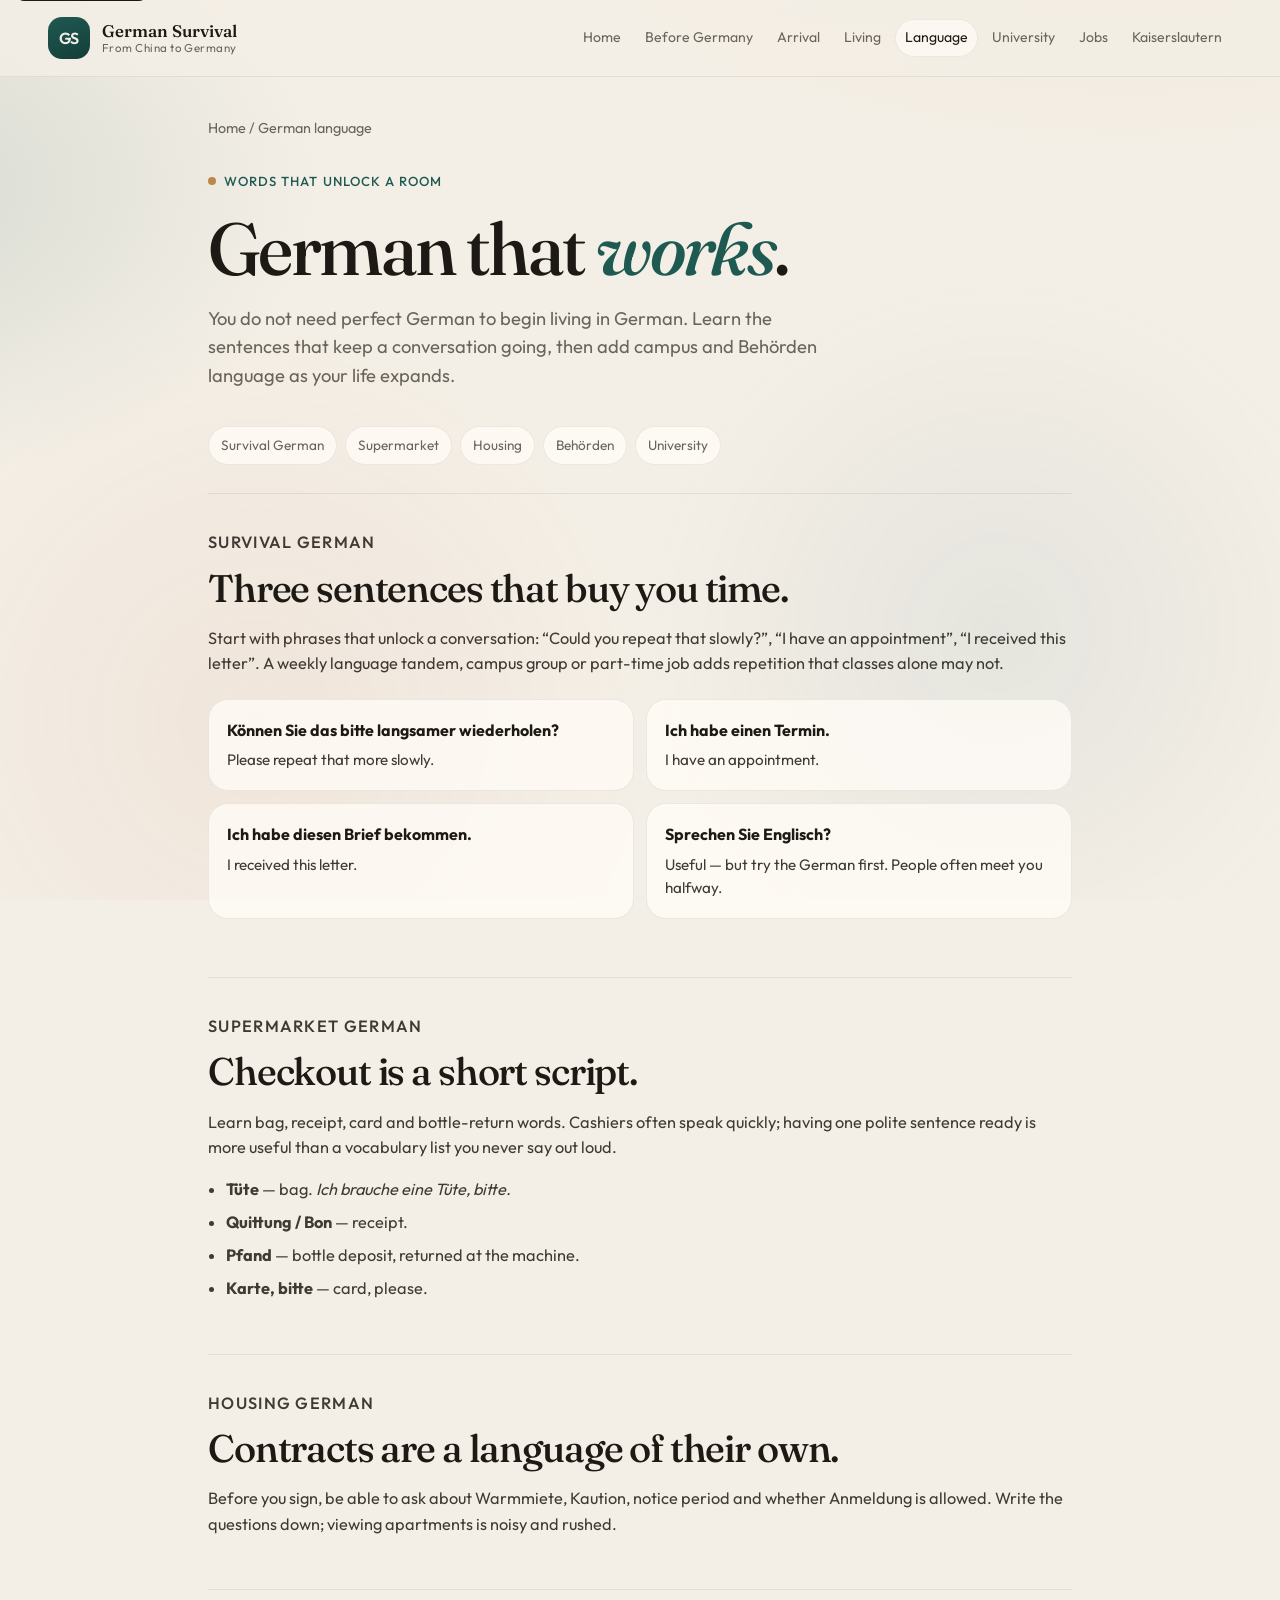
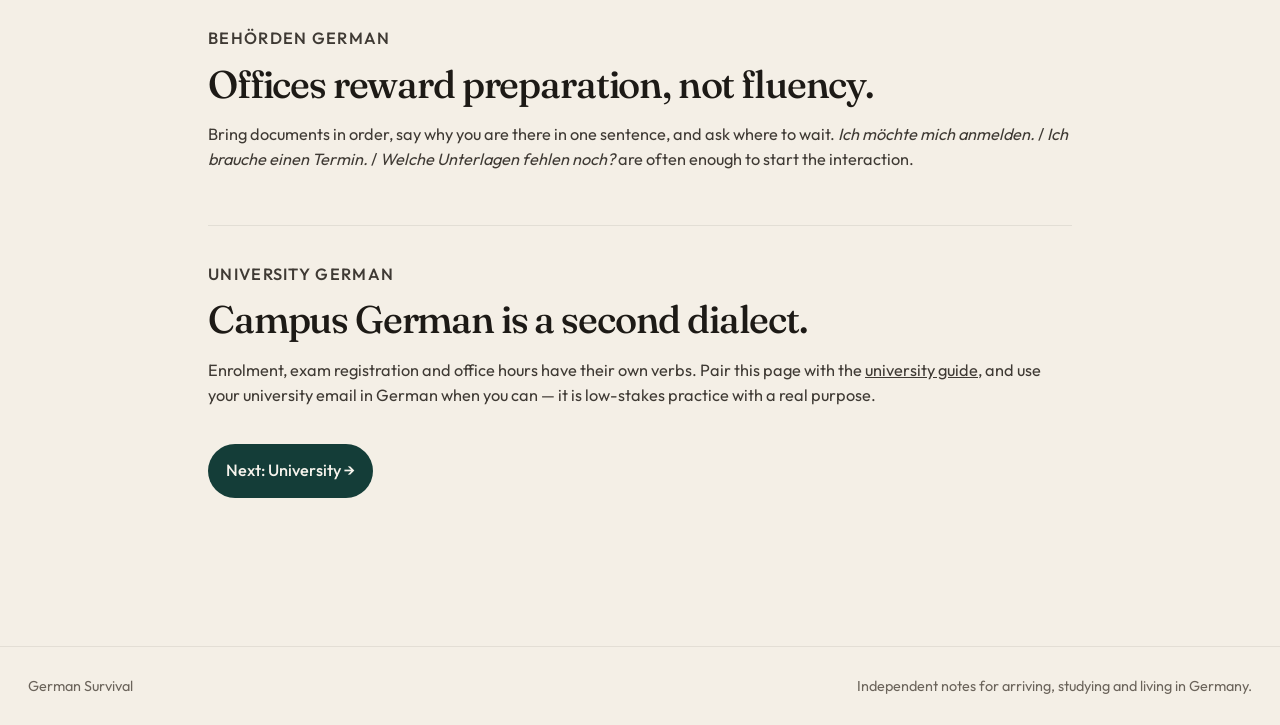
<file: german-survival/language.html>
<!doctype html>
<html lang="en">
<head>
  <meta charset="utf-8">
  <meta name="viewport" content="width=device-width,initial-scale=1">
  <meta name="description" content="Survival German, supermarket, housing, Behörden and university phrases for Chinese students in Germany.">
  <title>German Language — German Survival</title>
  <link rel="preconnect" href="https://fonts.googleapis.com">
  <link rel="preconnect" href="https://fonts.gstatic.com" crossorigin>
  <link href="https://fonts.googleapis.com/css2?family=Fraunces:ital,opsz,wght@0,9..144,500;0,9..144,600;1,9..144,500&family=Outfit:wght@400;500;600&display=swap" rel="stylesheet">
  <link rel="stylesheet" href="styles.css">
</head>
<body>
  <a class="skip" href="#main">Skip to content</a>
  <div class="atmosphere" aria-hidden="true"></div>
  <header class="site-header">
    <div class="site-header-inner">
      <a class="brand" href="index.html">
        <span class="brand-mark">GS</span>
        <span class="brand-text">
          <strong>German Survival</strong>
          <small>From China to Germany</small>
        </span>
      </a>
      <nav class="site-nav" id="site-nav">
        <a href="index.html">Home</a>
        <a href="before-germany.html">Before Germany</a>
        <a href="arrival.html">Arrival</a>
        <a href="life-study.html">Living</a>
        <a class="active" href="language.html">Language</a>
        <a href="university.html">University</a>
        <a href="jobs.html">Jobs</a>
        <a href="kaiserslautern.html">Kaiserslautern</a>
      </nav>
      <button class="nav-toggle" type="button" aria-expanded="false" aria-controls="site-nav">Menu</button>
    </div>
  </header>

  <main id="main" class="page-shell">
    <article class="guide">
      <p class="crumb"><a href="index.html">Home</a> / German language</p>
      <header class="guide-intro">
        <p class="eyebrow"><span class="eyebrow-dot"></span> Words that unlock a room</p>
        <h1>German that <em>works</em>.</h1>
        <p class="lead">You do not need perfect German to begin living in German. Learn the sentences that keep a conversation going, then add campus and Behörden language as your life expands.</p>
      </header>
      <nav class="contents" aria-label="On this page">
        <a href="#survival">Survival German</a>
        <a href="#supermarket">Supermarket</a>
        <a href="#housing-de">Housing</a>
        <a href="#behoerden">Behörden</a>
        <a href="#uni-de">University</a>
      </nav>

      <section class="content-block" id="survival">
        <p class="tag">Survival German</p>
        <h2>Three sentences that buy you time.</h2>
        <p>Start with phrases that unlock a conversation: “Could you repeat that slowly?”, “I have an appointment”, “I received this letter”. A weekly language tandem, campus group or part-time job adds repetition that classes alone may not.</p>
        <div class="split-list">
          <div>
            <b>Können Sie das bitte langsamer wiederholen?</b>
            <p>Please repeat that more slowly.</p>
          </div>
          <div>
            <b>Ich habe einen Termin.</b>
            <p>I have an appointment.</p>
          </div>
          <div>
            <b>Ich habe diesen Brief bekommen.</b>
            <p>I received this letter.</p>
          </div>
          <div>
            <b>Sprechen Sie Englisch?</b>
            <p>Useful — but try the German first. People often meet you halfway.</p>
          </div>
        </div>
      </section>

      <section class="content-block" id="supermarket">
        <p class="tag">Supermarket German</p>
        <h2>Checkout is a short script.</h2>
        <p>Learn bag, receipt, card and bottle-return words. Cashiers often speak quickly; having one polite sentence ready is more useful than a vocabulary list you never say out loud.</p>
        <ul>
          <li><b>Tüte</b> — bag. <i>Ich brauche eine Tüte, bitte.</i></li>
          <li><b>Quittung / Bon</b> — receipt.</li>
          <li><b>Pfand</b> — bottle deposit, returned at the machine.</li>
          <li><b>Karte, bitte</b> — card, please.</li>
        </ul>
      </section>

      <section class="content-block" id="housing-de">
        <p class="tag">Housing German</p>
        <h2>Contracts are a language of their own.</h2>
        <p>Before you sign, be able to ask about Warmmiete, Kaution, notice period and whether Anmeldung is allowed. Write the questions down; viewing apartments is noisy and rushed.</p>
      </section>

      <section class="content-block" id="behoerden">
        <p class="tag">Behörden German</p>
        <h2>Offices reward preparation, not fluency.</h2>
        <p>Bring documents in order, say why you are there in one sentence, and ask where to wait. <i>Ich möchte mich anmelden.</i> / <i>Ich brauche einen Termin.</i> / <i>Welche Unterlagen fehlen noch?</i> are often enough to start the interaction.</p>
      </section>

      <section class="content-block" id="uni-de">
        <p class="tag">University German</p>
        <h2>Campus German is a second dialect.</h2>
        <p>Enrolment, exam registration and office hours have their own verbs. Pair this page with the <a href="university.html">university guide</a>, and use your university email in German when you can — it is low-stakes practice with a real purpose.</p>
        <p class="next"><a href="university.html">Next: University →</a></p>
      </section>
    </article>
  </main>

  <footer class="site-footer">
    <div class="site-footer-inner">
      <span>German Survival</span>
      <span>Independent notes for arriving, studying and living in Germany.</span>
    </div>
  </footer>
  <script src="script.js"></script>
</body>
</html>
</file>
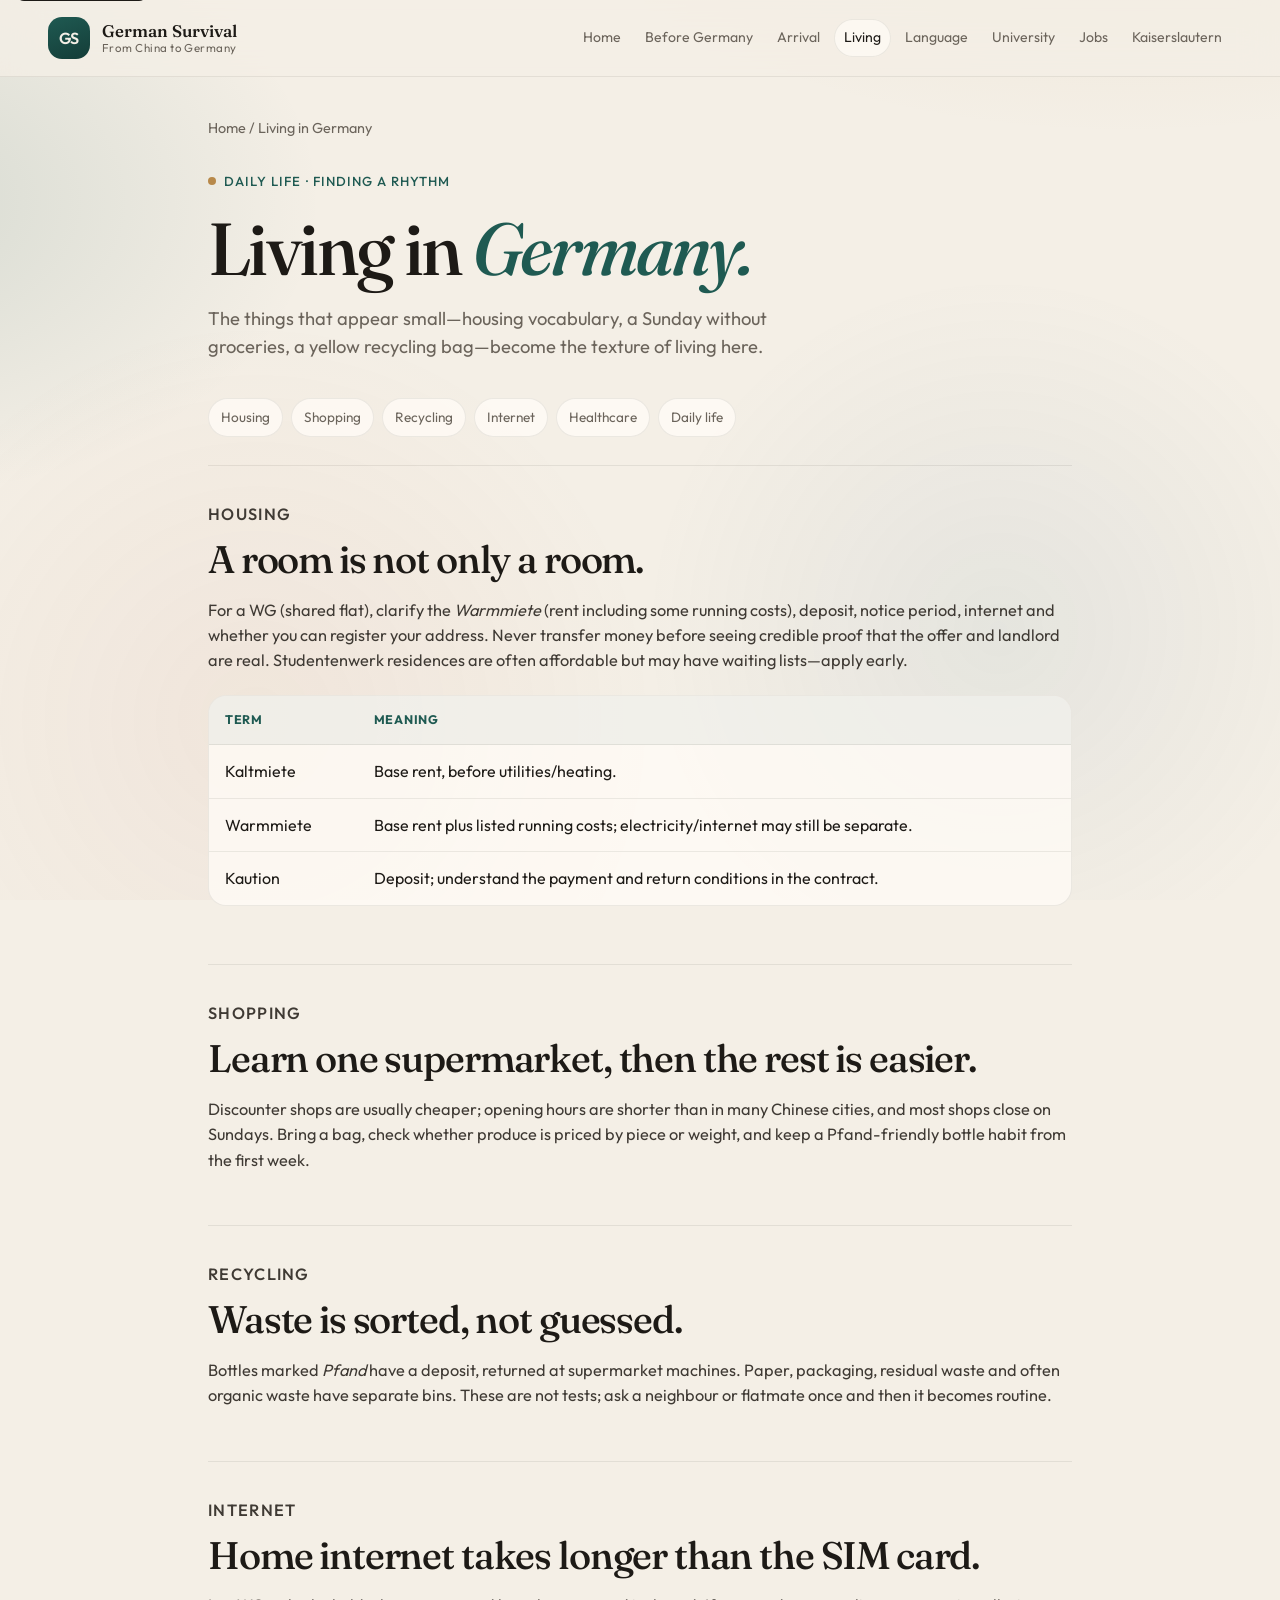
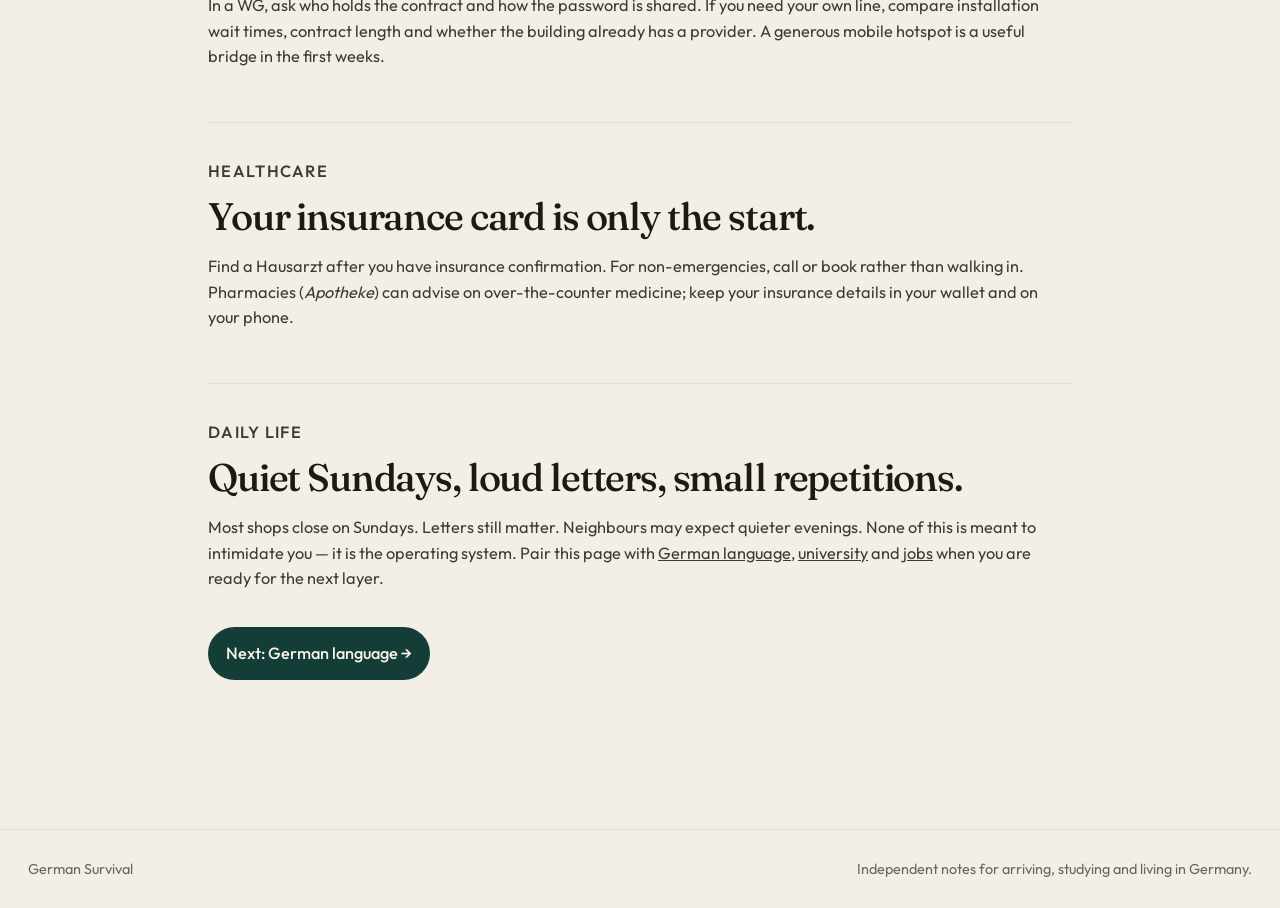
<file: german-survival/life-study.html>
<!doctype html>
<html lang="en">
<head>
  <meta charset="utf-8">
  <meta name="viewport" content="width=device-width,initial-scale=1">
  <meta name="description" content="Housing, shopping, recycling, internet, healthcare and daily life for students living in Germany.">
  <title>Living in Germany — German Survival</title>
  <link rel="preconnect" href="https://fonts.googleapis.com">
  <link rel="preconnect" href="https://fonts.gstatic.com" crossorigin>
  <link href="https://fonts.googleapis.com/css2?family=Fraunces:ital,opsz,wght@0,9..144,500;0,9..144,600;1,9..144,500&family=Outfit:wght@400;500;600&display=swap" rel="stylesheet">
  <link rel="stylesheet" href="styles.css">
</head>
<body>
  <a class="skip" href="#main">Skip to content</a>
  <div class="atmosphere" aria-hidden="true"></div>
  <header class="site-header">
    <div class="site-header-inner">
      <a class="brand" href="index.html">
        <span class="brand-mark">GS</span>
        <span class="brand-text">
          <strong>German Survival</strong>
          <small>From China to Germany</small>
        </span>
      </a>
      <nav class="site-nav" id="site-nav">
        <a href="index.html">Home</a>
        <a href="before-germany.html">Before Germany</a>
        <a href="arrival.html">Arrival</a>
        <a class="active" href="life-study.html">Living</a>
        <a href="language.html">Language</a>
        <a href="university.html">University</a>
        <a href="jobs.html">Jobs</a>
        <a href="kaiserslautern.html">Kaiserslautern</a>
      </nav>
      <button class="nav-toggle" type="button" aria-expanded="false" aria-controls="site-nav">Menu</button>
    </div>
  </header>

  <main id="main" class="page-shell">
    <article class="guide">
      <p class="crumb"><a href="index.html">Home</a> / Living in Germany</p>
      <header class="guide-intro">
        <p class="eyebrow"><span class="eyebrow-dot"></span> Daily life · Finding a rhythm</p>
        <h1>Living in <em>Germany.</em></h1>
        <p class="lead">The things that appear small—housing vocabulary, a Sunday without groceries, a yellow recycling bag—become the texture of living here.</p>
      </header>
      <nav class="contents" aria-label="On this page">
        <a href="#housing">Housing</a>
        <a href="#shopping">Shopping</a>
        <a href="#recycling">Recycling</a>
        <a href="#internet">Internet</a>
        <a href="#healthcare">Healthcare</a>
        <a href="#daily">Daily life</a>
      </nav>

      <section class="content-block" id="housing">
        <p class="tag">Housing</p>
        <h2>A room is not only a room.</h2>
        <p>For a WG (shared flat), clarify the <i>Warmmiete</i> (rent including some running costs), deposit, notice period, internet and whether you can register your address. Never transfer money before seeing credible proof that the offer and landlord are real. Studentenwerk residences are often affordable but may have waiting lists—apply early.</p>
        <table>
          <thead>
            <tr><th>Term</th><th>Meaning</th></tr>
          </thead>
          <tbody>
            <tr><td>Kaltmiete</td><td>Base rent, before utilities/heating.</td></tr>
            <tr><td>Warmmiete</td><td>Base rent plus listed running costs; electricity/internet may still be separate.</td></tr>
            <tr><td>Kaution</td><td>Deposit; understand the payment and return conditions in the contract.</td></tr>
          </tbody>
        </table>
      </section>

      <section class="content-block" id="shopping">
        <p class="tag">Shopping</p>
        <h2>Learn one supermarket, then the rest is easier.</h2>
        <p>Discounter shops are usually cheaper; opening hours are shorter than in many Chinese cities, and most shops close on Sundays. Bring a bag, check whether produce is priced by piece or weight, and keep a Pfand-friendly bottle habit from the first week.</p>
      </section>

      <section class="content-block" id="recycling">
        <p class="tag">Recycling</p>
        <h2>Waste is sorted, not guessed.</h2>
        <p>Bottles marked <i>Pfand</i> have a deposit, returned at supermarket machines. Paper, packaging, residual waste and often organic waste have separate bins. These are not tests; ask a neighbour or flatmate once and then it becomes routine.</p>
      </section>

      <section class="content-block" id="internet">
        <p class="tag">Internet</p>
        <h2>Home internet takes longer than the SIM card.</h2>
        <p>In a WG, ask who holds the contract and how the password is shared. If you need your own line, compare installation wait times, contract length and whether the building already has a provider. A generous mobile hotspot is a useful bridge in the first weeks.</p>
      </section>

      <section class="content-block" id="healthcare">
        <p class="tag">Healthcare</p>
        <h2>Your insurance card is only the start.</h2>
        <p>Find a Hausarzt after you have insurance confirmation. For non-emergencies, call or book rather than walking in. Pharmacies (<i>Apotheke</i>) can advise on over-the-counter medicine; keep your insurance details in your wallet and on your phone.</p>
      </section>

      <section class="content-block" id="daily">
        <p class="tag">Daily life</p>
        <h2>Quiet Sundays, loud letters, small repetitions.</h2>
        <p>Most shops close on Sundays. Letters still matter. Neighbours may expect quieter evenings. None of this is meant to intimidate you — it is the operating system. Pair this page with <a href="language.html">German language</a>, <a href="university.html">university</a> and <a href="jobs.html">jobs</a> when you are ready for the next layer.</p>
        <p class="next"><a href="language.html">Next: German language →</a></p>
      </section>
    </article>
  </main>

  <footer class="site-footer">
    <div class="site-footer-inner">
      <span>German Survival</span>
      <span>Independent notes for arriving, studying and living in Germany.</span>
    </div>
  </footer>
  <script src="script.js"></script>
</body>
</html>
</file>
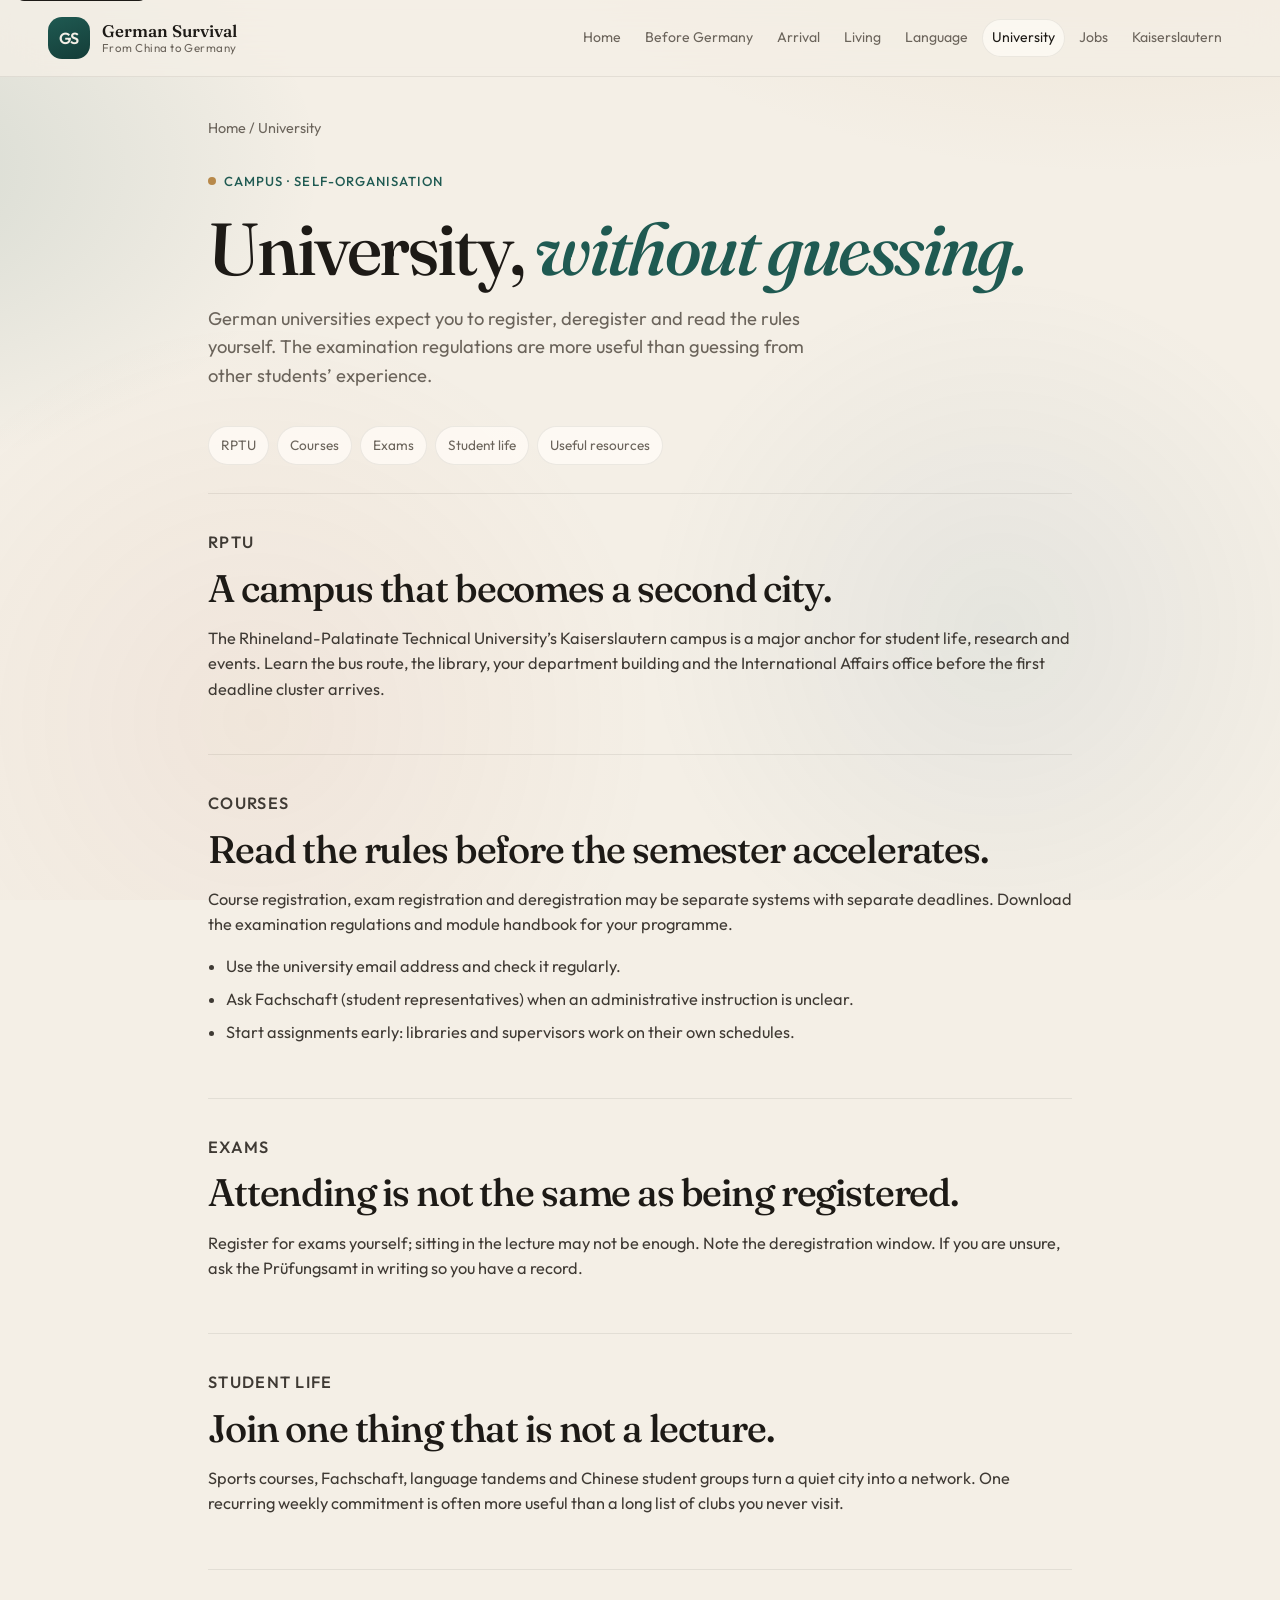
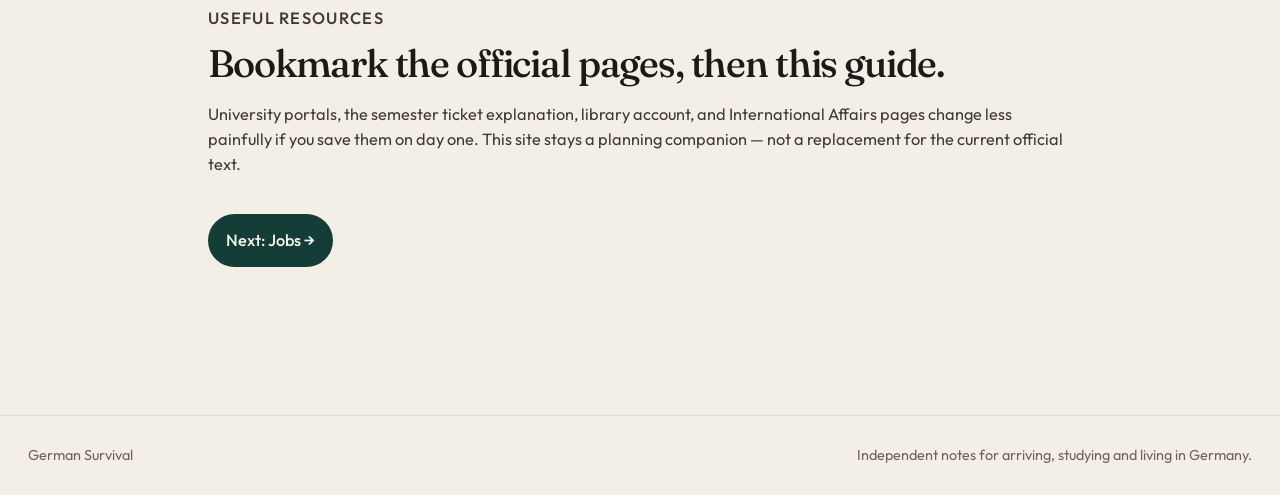
<file: german-survival/university.html>
<!doctype html>
<html lang="en">
<head>
  <meta charset="utf-8">
  <meta name="viewport" content="width=device-width,initial-scale=1">
  <meta name="description" content="RPTU, courses, exams, student life and useful resources for studying in Germany.">
  <title>University — German Survival</title>
  <link rel="preconnect" href="https://fonts.googleapis.com">
  <link rel="preconnect" href="https://fonts.gstatic.com" crossorigin>
  <link href="https://fonts.googleapis.com/css2?family=Fraunces:ital,opsz,wght@0,9..144,500;0,9..144,600;1,9..144,500&family=Outfit:wght@400;500;600&display=swap" rel="stylesheet">
  <link rel="stylesheet" href="styles.css">
</head>
<body>
  <a class="skip" href="#main">Skip to content</a>
  <div class="atmosphere" aria-hidden="true"></div>
  <header class="site-header">
    <div class="site-header-inner">
      <a class="brand" href="index.html">
        <span class="brand-mark">GS</span>
        <span class="brand-text">
          <strong>German Survival</strong>
          <small>From China to Germany</small>
        </span>
      </a>
      <nav class="site-nav" id="site-nav">
        <a href="index.html">Home</a>
        <a href="before-germany.html">Before Germany</a>
        <a href="arrival.html">Arrival</a>
        <a href="life-study.html">Living</a>
        <a href="language.html">Language</a>
        <a class="active" href="university.html">University</a>
        <a href="jobs.html">Jobs</a>
        <a href="kaiserslautern.html">Kaiserslautern</a>
      </nav>
      <button class="nav-toggle" type="button" aria-expanded="false" aria-controls="site-nav">Menu</button>
    </div>
  </header>

  <main id="main" class="page-shell">
    <article class="guide">
      <p class="crumb"><a href="index.html">Home</a> / University</p>
      <header class="guide-intro">
        <p class="eyebrow"><span class="eyebrow-dot"></span> Campus · Self-organisation</p>
        <h1>University, <em>without guessing.</em></h1>
        <p class="lead">German universities expect you to register, deregister and read the rules yourself. The examination regulations are more useful than guessing from other students’ experience.</p>
      </header>
      <nav class="contents" aria-label="On this page">
        <a href="#rptu">RPTU</a>
        <a href="#courses">Courses</a>
        <a href="#exams">Exams</a>
        <a href="#student-life">Student life</a>
        <a href="#resources">Useful resources</a>
      </nav>

      <section class="content-block" id="rptu">
        <p class="tag">RPTU</p>
        <h2>A campus that becomes a second city.</h2>
        <p>The Rhineland-Palatinate Technical University’s Kaiserslautern campus is a major anchor for student life, research and events. Learn the bus route, the library, your department building and the International Affairs office before the first deadline cluster arrives.</p>
      </section>

      <section class="content-block" id="courses">
        <p class="tag">Courses</p>
        <h2>Read the rules before the semester accelerates.</h2>
        <p>Course registration, exam registration and deregistration may be separate systems with separate deadlines. Download the examination regulations and module handbook for your programme.</p>
        <ul>
          <li>Use the university email address and check it regularly.</li>
          <li>Ask Fachschaft (student representatives) when an administrative instruction is unclear.</li>
          <li>Start assignments early: libraries and supervisors work on their own schedules.</li>
        </ul>
      </section>

      <section class="content-block" id="exams">
        <p class="tag">Exams</p>
        <h2>Attending is not the same as being registered.</h2>
        <p>Register for exams yourself; sitting in the lecture may not be enough. Note the deregistration window. If you are unsure, ask the Prüfungsamt in writing so you have a record.</p>
      </section>

      <section class="content-block" id="student-life">
        <p class="tag">Student life</p>
        <h2>Join one thing that is not a lecture.</h2>
        <p>Sports courses, Fachschaft, language tandems and Chinese student groups turn a quiet city into a network. One recurring weekly commitment is often more useful than a long list of clubs you never visit.</p>
      </section>

      <section class="content-block" id="resources">
        <p class="tag">Useful resources</p>
        <h2>Bookmark the official pages, then this guide.</h2>
        <p>University portals, the semester ticket explanation, library account, and International Affairs pages change less painfully if you save them on day one. This site stays a planning companion — not a replacement for the current official text.</p>
        <p class="next"><a href="jobs.html">Next: Jobs →</a></p>
      </section>
    </article>
  </main>

  <footer class="site-footer">
    <div class="site-footer-inner">
      <span>German Survival</span>
      <span>Independent notes for arriving, studying and living in Germany.</span>
    </div>
  </footer>
  <script src="script.js"></script>
</body>
</html>
</file>
<file: german-survival/styles.css>
:root {
  --bg: #f4efe6;
  --bg-elevated: rgba(255, 252, 247, 0.78);
  --ink: #1d1a16;
  --muted: #6b645b;
  --line: rgba(29, 26, 22, 0.08);
  --forest: #1f5a52;
  --forest-deep: #143d38;
  --gold: #b8894a;
  --clay: #c46a48;
  --sky: #3d6e8c;
  --sage: #5b7f62;
  --plum: #6b4f7a;
  --white: #fffcf7;
  --shadow: 0 24px 60px rgba(29, 26, 22, 0.08);
  --radius: 28px;
  --header-h: 76px;
  --serif: "Fraunces", "Iowan Old Style", Georgia, serif;
  --sans: "Outfit", "Avenir Next", "Segoe UI", sans-serif;
}

* { box-sizing: border-box; }
html { scroll-behavior: smooth; }
body {
  margin: 0;
  color: var(--ink);
  background:
    radial-gradient(1200px 700px at 88% -10%, rgba(184, 137, 74, 0.16), transparent 55%),
    radial-gradient(900px 600px at -10% 8%, rgba(31, 90, 82, 0.14), transparent 50%),
    var(--bg);
  font-family: var(--sans);
  line-height: 1.55;
}
img { max-width: 100%; }
a { color: inherit; }
button { font-family: inherit; }

.skip {
  position: absolute;
  left: 16px;
  top: -40px;
  background: var(--ink);
  color: var(--white);
  padding: 8px 12px;
  border-radius: 8px;
  z-index: 20;
}
.skip:focus { top: 12px; }

.atmosphere {
  position: fixed;
  inset: 0;
  pointer-events: none;
  z-index: 0;
  background:
    radial-gradient(circle at 20% 80%, rgba(196, 106, 72, 0.07), transparent 32%),
    radial-gradient(circle at 78% 70%, rgba(61, 110, 140, 0.08), transparent 30%);
}

.site-header {
  position: sticky;
  top: 0;
  z-index: 10;
  backdrop-filter: blur(18px);
  background: rgba(244, 239, 230, 0.78);
  border-bottom: 1px solid var(--line);
}
.site-header-inner { position: relative; }
.site-header-inner {
  max-width: 1240px;
  margin: 0 auto;
  min-height: var(--header-h);
  padding: 12px 28px;
  display: flex;
  align-items: center;
  gap: 28px;
}
.brand {
  display: flex;
  align-items: center;
  gap: 12px;
  text-decoration: none;
  flex-shrink: 0;
}
.brand-mark {
  width: 42px;
  height: 42px;
  border-radius: 14px;
  display: grid;
  place-items: center;
  background: linear-gradient(160deg, var(--forest), var(--forest-deep));
  color: #f4efe6;
  font-weight: 600;
  letter-spacing: -0.04em;
}
.brand-text {
  display: flex;
  flex-direction: column;
  line-height: 1.15;
}
.brand-text strong {
  font-family: var(--serif);
  font-size: 1.05rem;
  font-weight: 560;
}
.brand-text small {
  color: var(--muted);
  font-size: 0.72rem;
  letter-spacing: 0.04em;
}

.site-nav {
  display: flex;
  align-items: center;
  gap: 4px;
  margin-left: auto;
  flex-wrap: nowrap;
  justify-content: flex-end;
}
.site-nav a {
  text-decoration: none;
  color: var(--muted);
  font-size: 0.88rem;
  padding: 8px 10px;
  white-space: nowrap;
  border-radius: 999px;
  transition: 0.2s ease;
}
.site-nav a:hover,
.site-nav a.active {
  color: var(--ink);
  background: rgba(255, 252, 247, 0.7);
}
.site-nav a.active {
  box-shadow: inset 0 0 0 1px var(--line);
}

.nav-toggle {
  display: none;
  margin-left: auto;
  border: 1px solid var(--line);
  background: var(--bg-elevated);
  border-radius: 999px;
  padding: 10px 16px;
  cursor: pointer;
}
.nav-toggle:hover { background: var(--white); }

.page-shell { position: relative; z-index: 1; }

.hero {
  max-width: 1240px;
  margin: 0 auto;
  padding: 56px 28px 28px;
  display: grid;
  grid-template-columns: 1.2fr 0.8fr;
  gap: 48px;
  align-items: center;
}
.eyebrow {
  display: inline-flex;
  align-items: center;
  gap: 8px;
  color: var(--forest);
  font-size: 0.82rem;
  letter-spacing: 0.08em;
  text-transform: uppercase;
  font-weight: 500;
  margin: 0 0 18px;
}
.eyebrow-dot {
  width: 8px;
  height: 8px;
  border-radius: 50%;
  background: var(--gold);
}
.hero h1 {
  font-family: var(--serif);
  font-weight: 500;
  font-size: clamp(2.7rem, 6vw, 5.2rem);
  line-height: 1.05;
  letter-spacing: -0.035em;
  margin: 0 0 22px;
}
.hero h1 em {
  font-style: italic;
  color: var(--forest);
}
.hero-copy {
  font-size: 1.12rem;
  color: var(--muted);
  max-width: 34rem;
  margin: 0 0 28px;
}
.hero-actions {
  display: flex;
  flex-wrap: wrap;
  gap: 12px;
  margin-bottom: 36px;
}
.btn {
  display: inline-flex;
  align-items: center;
  gap: 8px;
  text-decoration: none;
  border-radius: 999px;
  padding: 13px 20px;
  font-weight: 500;
  transition: 0.2s ease;
}
.btn-primary {
  background: var(--forest-deep);
  color: #f6f3ec;
}
.btn-primary:hover { transform: translateY(-1px); background: var(--forest); }
.btn-ghost {
  background: var(--bg-elevated);
  box-shadow: inset 0 0 0 1px var(--line);
}
.btn-ghost:hover { background: var(--white); }

.hero-stats {
  display: grid;
  grid-template-columns: repeat(3, minmax(0, 1fr));
  gap: 16px;
  max-width: 460px;
}
.hero-stats div {
  padding-top: 12px;
  border-top: 1px solid var(--line);
}
.hero-stats strong {
  display: block;
  font-family: var(--serif);
  font-size: 1.5rem;
  font-weight: 500;
}
.hero-stats span {
  color: var(--muted);
  font-size: 0.85rem;
}

.hero-panel {
  min-height: 420px;
  border-radius: 36px;
  padding: 28px;
  background:
    linear-gradient(165deg, rgba(255, 252, 247, 0.55), rgba(255, 252, 247, 0.18)),
    linear-gradient(135deg, rgba(31, 90, 82, 0.18), rgba(196, 106, 72, 0.16) 48%, rgba(184, 137, 74, 0.2));
  box-shadow: var(--shadow);
  border: 1px solid rgba(255, 255, 255, 0.45);
  display: flex;
  flex-direction: column;
  justify-content: space-between;
}
.hero-panel h2 {
  font-family: var(--serif);
  font-size: 1.85rem;
  font-weight: 500;
  margin: 0 0 12px;
  line-height: 1.2;
}
.hero-panel p {
  margin: 0;
  color: var(--forest-deep);
}
.path-list {
  list-style: none;
  margin: 28px 0 0;
  padding: 0;
  display: grid;
  gap: 10px;
}
.path-list li {
  display: flex;
  justify-content: space-between;
  gap: 12px;
  padding: 12px 14px;
  border-radius: 16px;
  background: rgba(255, 252, 247, 0.62);
  backdrop-filter: blur(10px);
  font-size: 0.92rem;
}
.path-list span { color: var(--muted); }

.section {
  max-width: 1240px;
  margin: 0 auto;
  padding: 28px 28px 8px;
}
.section-head {
  display: flex;
  justify-content: space-between;
  align-items: end;
  gap: 24px;
  margin-bottom: 22px;
}
.section-head h2 {
  font-family: var(--serif);
  font-size: clamp(1.8rem, 3vw, 2.5rem);
  font-weight: 500;
  margin: 0;
}
.section-head p {
  margin: 0;
  color: var(--muted);
  max-width: 28rem;
}

.guide-grid {
  display: grid;
  grid-template-columns: repeat(12, 1fr);
  gap: 16px;
}
.guide-card {
  grid-column: span 4;
  min-height: 280px;
  padding: 26px;
  border-radius: var(--radius);
  text-decoration: none;
  display: flex;
  flex-direction: column;
  background: var(--bg-elevated);
  border: 1px solid rgba(255, 255, 255, 0.7);
  box-shadow: 0 10px 30px rgba(29, 26, 22, 0.04);
  backdrop-filter: blur(12px);
  transition: transform 0.22s ease, box-shadow 0.22s ease;
}
.guide-card:hover {
  transform: translateY(-6px);
  box-shadow: var(--shadow);
}
.guide-card.wide { grid-column: span 6; min-height: 320px; }
.guide-card.accent-forest { background: linear-gradient(165deg, #edf4f1, #dfece7); }
.guide-card.accent-clay { background: linear-gradient(165deg, #f8efe9, #f2e0d6); }
.guide-card.accent-sky { background: linear-gradient(165deg, #eef3f7, #dce8f0); }
.guide-card.accent-gold { background: linear-gradient(165deg, #f7f1e6, #efe2c9); }
.guide-card.accent-sage { background: linear-gradient(165deg, #eef4ea, #dde9d8); }
.guide-card.accent-plum { background: linear-gradient(165deg, #f4eef6, #e7dcea); }
.guide-card.accent-ink {
  background: linear-gradient(165deg, #1f5a52, #143d38);
  color: #f6f3ec;
}
.guide-card.accent-ink p,
.guide-card.accent-ink .chip { color: rgba(246, 243, 236, 0.78); }
.kicker {
  font-size: 0.78rem;
  letter-spacing: 0.08em;
  text-transform: uppercase;
  color: var(--forest);
  margin: 0 0 14px;
  font-weight: 550;
}
.guide-card.accent-ink .kicker { color: #e3c48a; }
.guide-card h3 {
  font-family: var(--serif);
  font-size: 1.85rem;
  font-weight: 500;
  margin: 0 0 10px;
  letter-spacing: -0.03em;
}
.guide-card p {
  margin: 0 0 18px;
  color: var(--muted);
}
.chips {
  display: flex;
  flex-wrap: wrap;
  gap: 8px;
  margin-top: auto;
}
.chip {
  font-size: 0.78rem;
  padding: 6px 10px;
  border-radius: 999px;
  background: rgba(255, 252, 247, 0.7);
  color: var(--ink);
}
.card-go {
  margin-top: 18px;
  font-weight: 500;
  font-size: 0.92rem;
}

.promise {
  max-width: 1240px;
  margin: 36px auto 0;
  padding: 8px 28px 72px;
}
.promise-card {
  border-radius: 36px;
  padding: 42px;
  background: linear-gradient(120deg, rgba(31, 90, 82, 0.95), rgba(20, 61, 56, 0.92));
  color: #f6f3ec;
  display: grid;
  grid-template-columns: 1.3fr 0.7fr;
  gap: 32px;
  align-items: center;
}
.promise-card h2 {
  font-family: var(--serif);
  font-size: clamp(2rem, 4vw, 3.2rem);
  font-weight: 500;
  margin: 0 0 12px;
}
.promise-card p { margin: 0; color: rgba(246, 243, 236, 0.8); }
.promise-note {
  padding: 20px;
  border-radius: 20px;
  background: rgba(255, 252, 247, 0.1);
  border: 1px solid rgba(255, 252, 247, 0.14);
}

.site-footer {
  border-top: 1px solid var(--line);
  padding: 28px;
}
.site-footer-inner {
  max-width: 1240px;
  margin: 0 auto;
  display: flex;
  justify-content: space-between;
  gap: 16px;
  color: var(--muted);
  font-size: 0.9rem;
}

.guide {
  max-width: 920px;
  margin: 0 auto;
  padding: 40px 28px 96px;
}
.crumb {
  color: var(--muted);
  font-size: 0.9rem;
  margin: 0 0 28px;
}
.crumb a { text-decoration: none; }
.crumb a:hover { color: var(--ink); }
.guide-intro h1 {
  font-family: var(--serif);
  font-size: clamp(2.6rem, 6vw, 4.6rem);
  line-height: 1.05;
  letter-spacing: -0.035em;
  font-weight: 500;
  margin: 0 0 18px;
}
.guide-intro h1 em {
  font-style: italic;
  color: var(--forest);
}
.lead {
  font-size: 1.15rem;
  color: var(--muted);
  max-width: 40rem;
  margin: 0 0 28px;
}
.contents {
  display: flex;
  flex-wrap: wrap;
  gap: 8px;
  padding: 8px 0 8px;
  margin-bottom: 20px;
}
.contents a {
  text-decoration: none;
  padding: 8px 12px;
  border-radius: 999px;
  background: var(--bg-elevated);
  border: 1px solid var(--line);
  font-size: 0.85rem;
  color: var(--muted);
}
.contents a:hover { color: var(--ink); background: var(--white); }

.content-block {
  padding: 36px 0;
  border-top: 1px solid var(--line);
  scroll-margin-top: 96px;
}
.content-block h2 {
  font-family: var(--serif);
  font-size: clamp(1.7rem, 3vw, 2.4rem);
  font-weight: 500;
  letter-spacing: -0.03em;
  line-height: 1.15;
  margin: 0 0 16px;
}
.content-block h3 {
  font-size: 1.05rem;
  margin: 28px 0 10px;
}
.content-block p,
.content-block li {
  color: #3f3a34;
  font-size: 1.02rem;
}
.content-block ul,
.content-block ol { padding-left: 1.15rem; }
.content-block li { margin: 8px 0; }
.tag {
  display: inline-block;
  margin: 0 0 10px;
  color: var(--forest);
  font-size: 0.78rem;
  letter-spacing: 0.08em;
  text-transform: uppercase;
  font-weight: 550;
}

.callout {
  margin: 22px 0;
  padding: 20px 22px;
  border-radius: 20px;
  background: rgba(31, 90, 82, 0.08);
  border: 1px solid rgba(31, 90, 82, 0.12);
}
.callout.dark {
  background: rgba(29, 26, 22, 0.06);
  border-color: var(--line);
}
.callout strong { display: block; margin-bottom: 6px; }
.callout p { margin: 0; }

.note {
  color: var(--muted) !important;
  font-size: 0.95rem !important;
}
.note code {
  font-family: var(--sans);
  background: rgba(255, 252, 247, 0.8);
  padding: 2px 6px;
  border-radius: 6px;
  color: var(--forest-deep);
}

.split-list {
  display: grid;
  grid-template-columns: 1fr 1fr;
  gap: 12px;
  margin: 22px 0;
}
.split-list div {
  padding: 18px;
  border-radius: 20px;
  background: var(--bg-elevated);
  border: 1px solid var(--line);
}
.split-list b { display: block; margin-bottom: 6px; }
.split-list p { margin: 0; font-size: 0.95rem; }

table {
  width: 100%;
  border-collapse: separate;
  border-spacing: 0;
  margin: 22px 0;
  overflow: hidden;
  border-radius: 18px;
  border: 1px solid var(--line);
  background: var(--bg-elevated);
}
th, td {
  text-align: left;
  padding: 14px 16px;
  vertical-align: top;
  border-bottom: 1px solid var(--line);
}
th {
  font-size: 0.78rem;
  letter-spacing: 0.06em;
  text-transform: uppercase;
  color: var(--forest);
  background: rgba(31, 90, 82, 0.05);
}
tr:last-child td { border-bottom: 0; }

.next {
  margin-top: 36px !important;
}
.next a {
  text-decoration: none;
  display: inline-flex;
  align-items: center;
  gap: 10px;
  padding: 14px 18px;
  border-radius: 999px;
  background: var(--forest-deep);
  color: #f6f3ec;
  font-weight: 500;
}

@media (max-width: 1100px) {
  .hero,
  .promise-card { grid-template-columns: 1fr; }
  .hero-panel { min-height: 0; }
  .guide-card,
  .guide-card.wide { grid-column: span 6; }
  .site-nav {
    display: none;
    position: absolute;
    left: 16px;
    right: 16px;
    top: calc(var(--header-h) + 8px);
    background: rgba(255, 252, 247, 0.96);
    border: 1px solid var(--line);
    border-radius: 24px;
    padding: 12px;
    flex-direction: column;
    align-items: stretch;
    box-shadow: var(--shadow);
  }
  .site-header.is-open .site-nav { display: flex; }
  .nav-toggle { display: inline-flex; }
  .hero-stats { max-width: none; }
}

@media (max-width: 720px) {
  .site-header-inner,
  .hero,
  .section,
  .promise,
  .guide { padding-left: 18px; padding-right: 18px; }
  .guide-card,
  .guide-card.wide { grid-column: span 12; min-height: 0; }
  .split-list { grid-template-columns: 1fr; }
  .hero-stats { grid-template-columns: 1fr; }
  .section-head,
  .site-footer-inner { flex-direction: column; align-items: start; }
  .promise-card { padding: 26px; }
  .brand-text small { display: none; }
}
</file>
